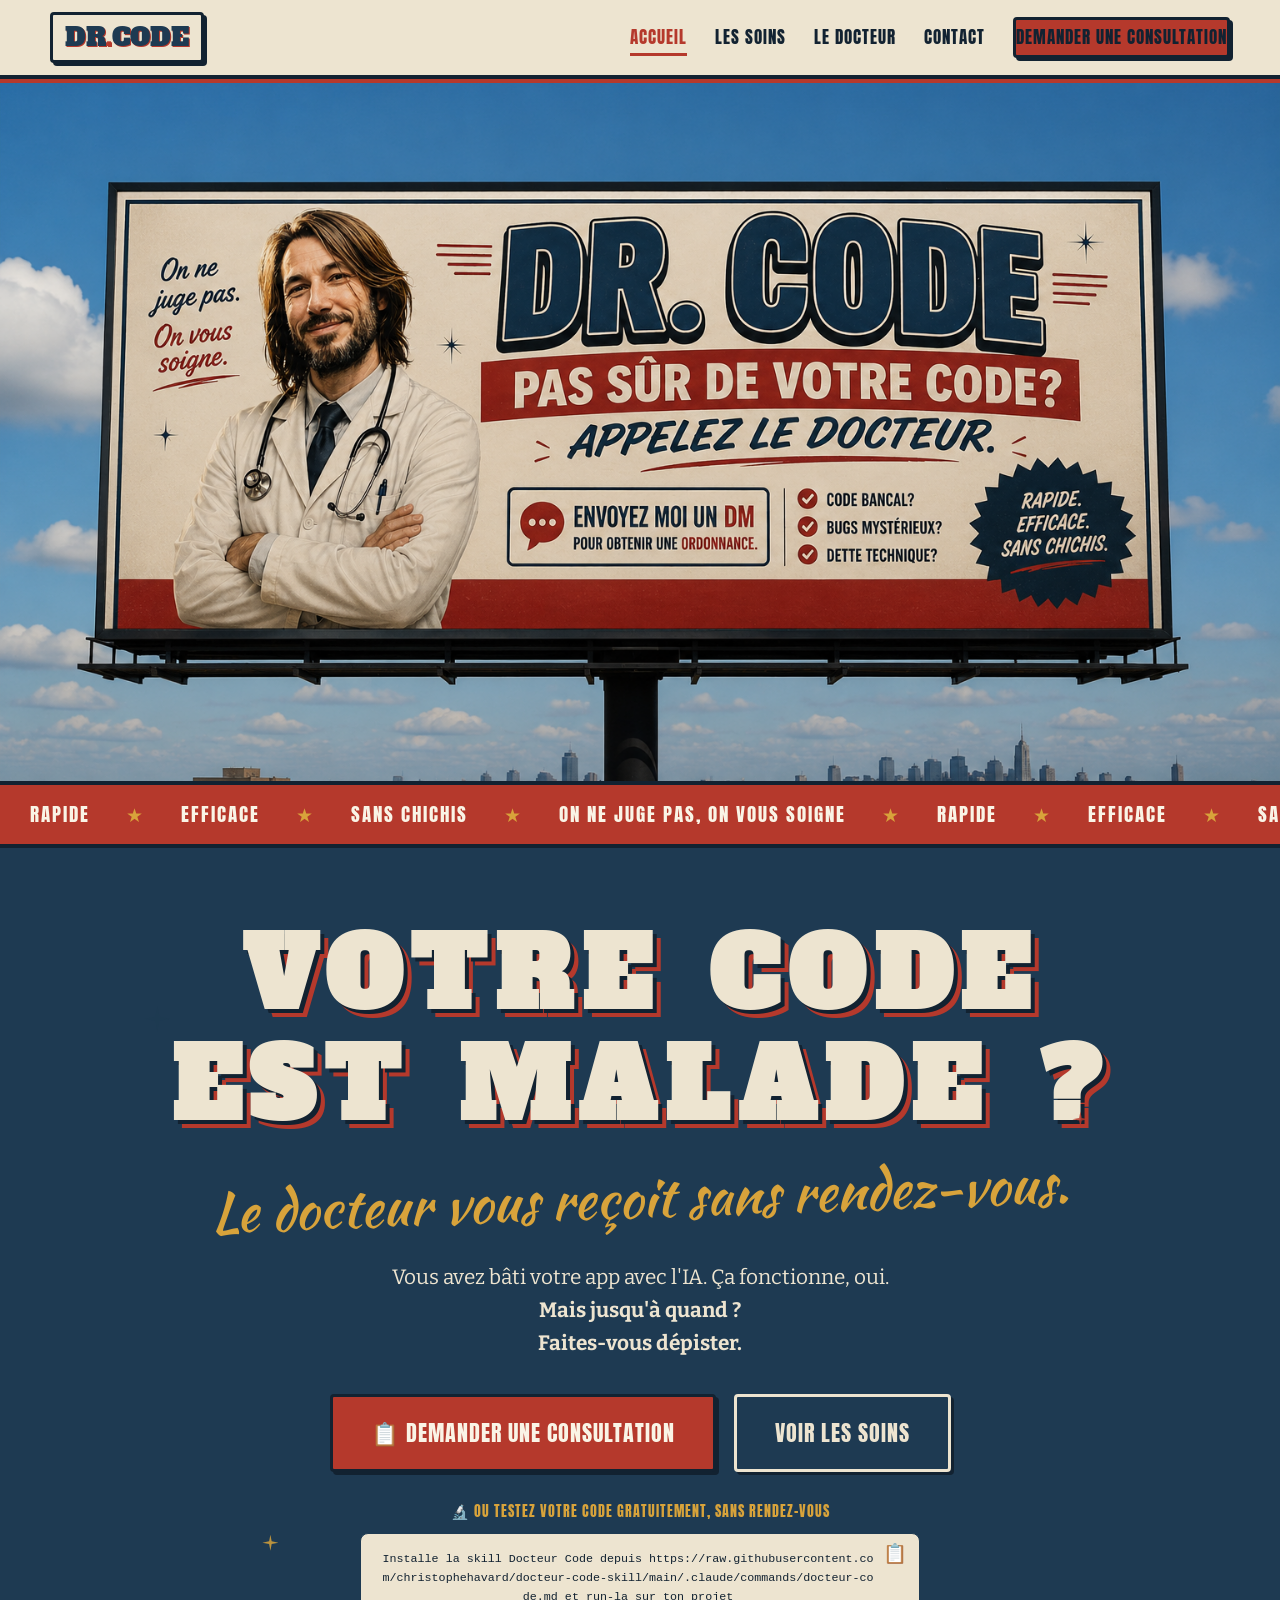
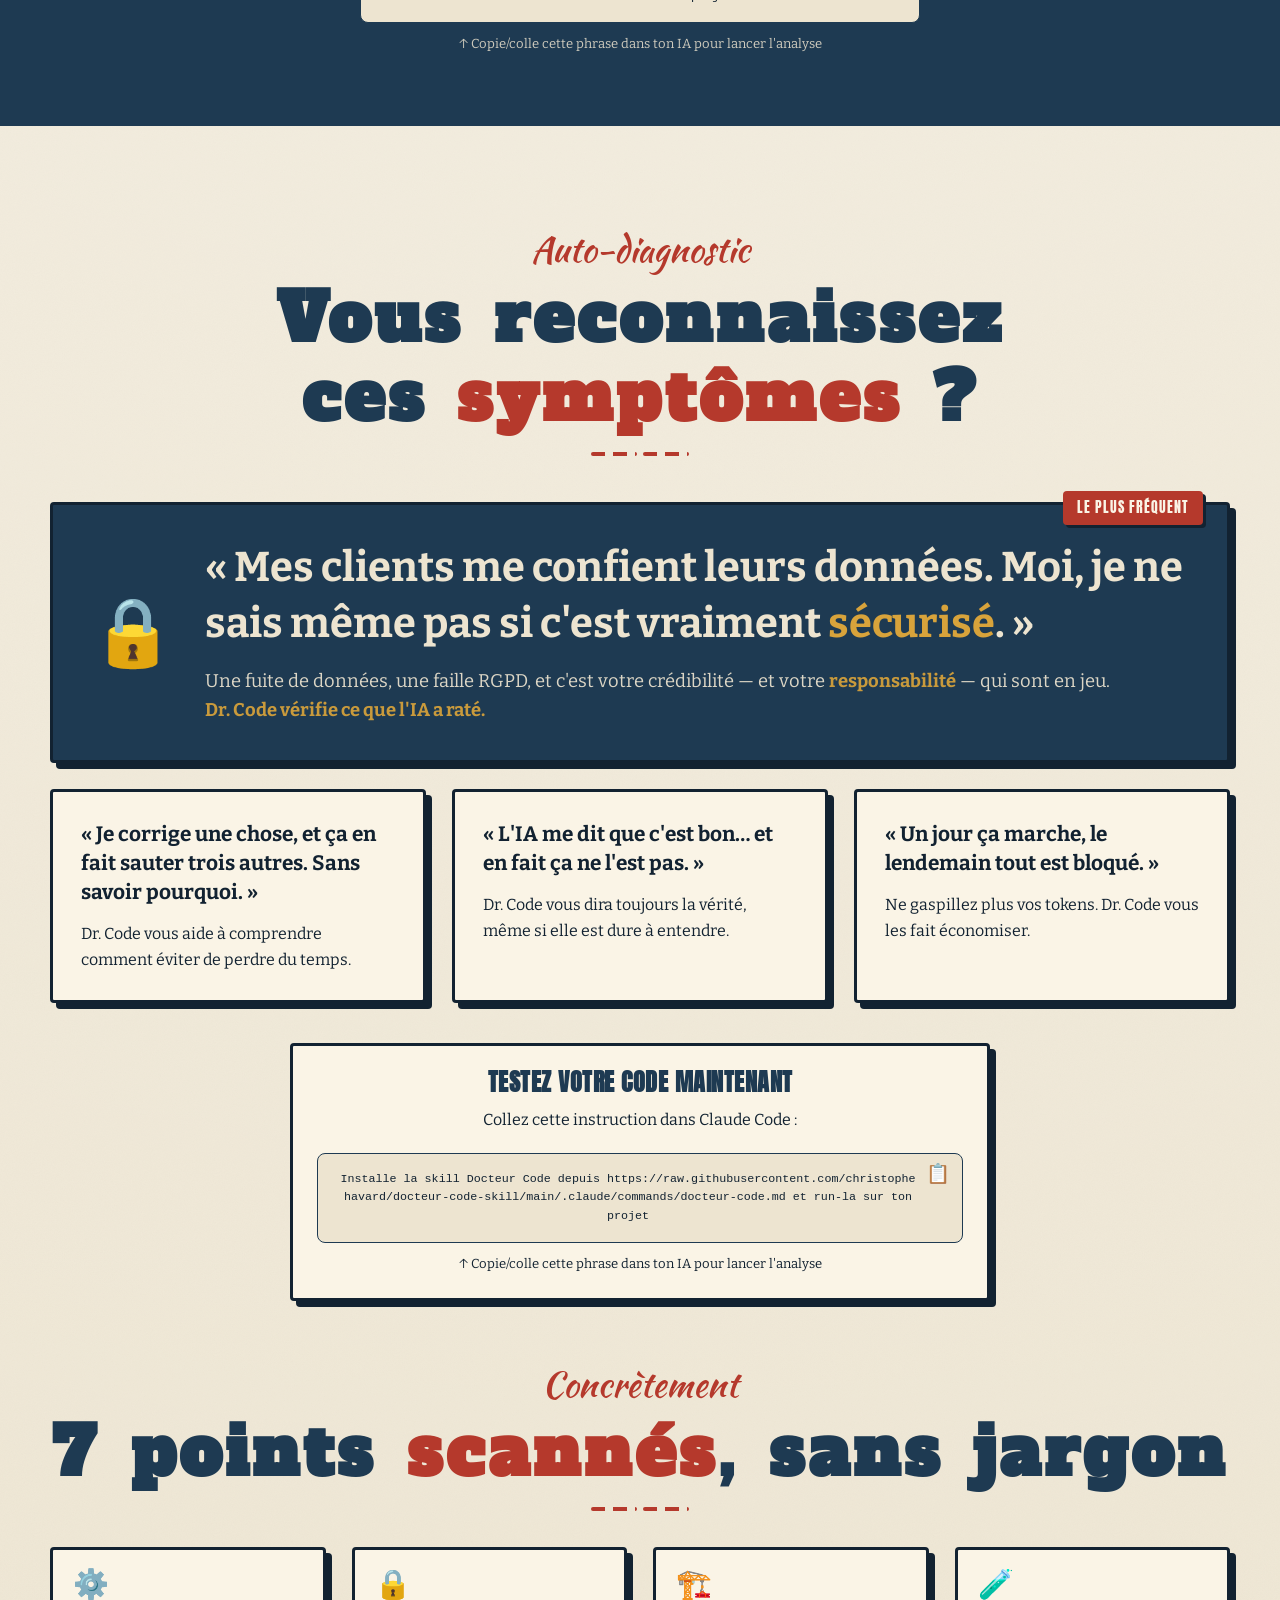
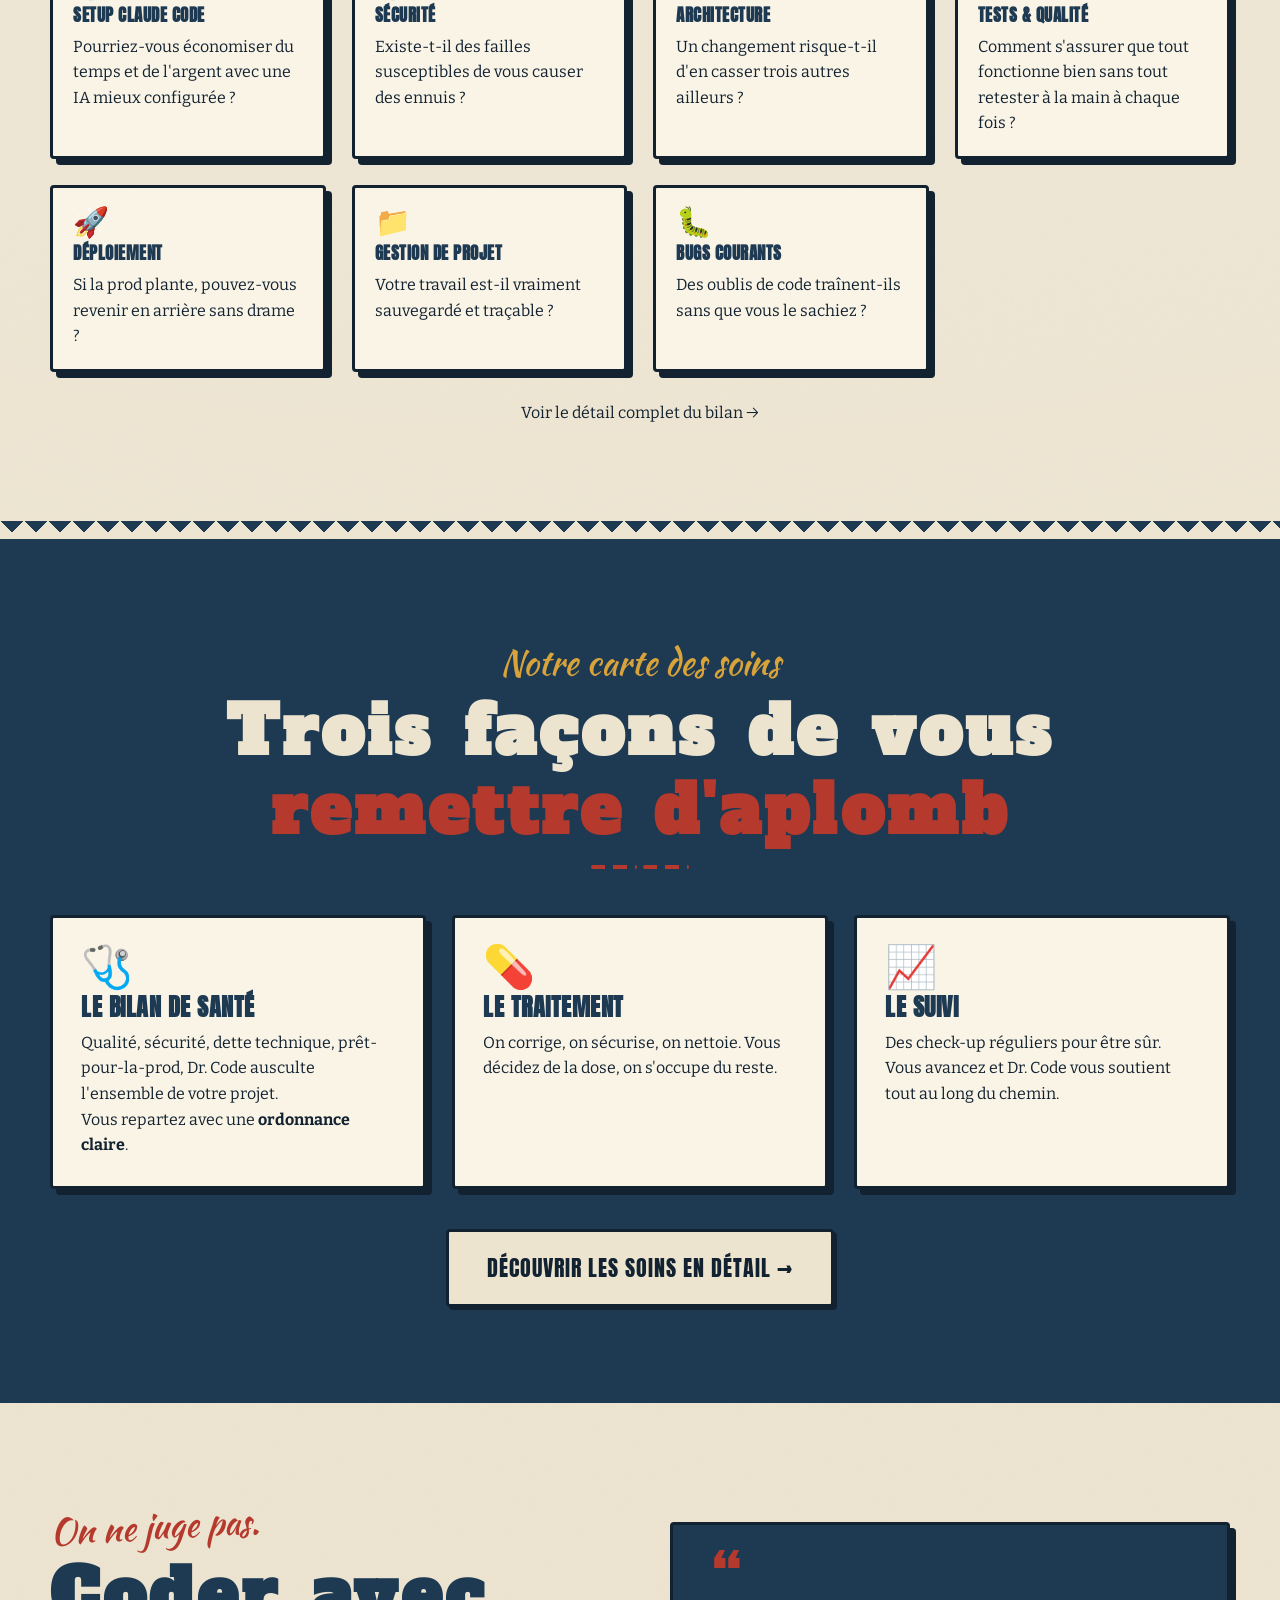
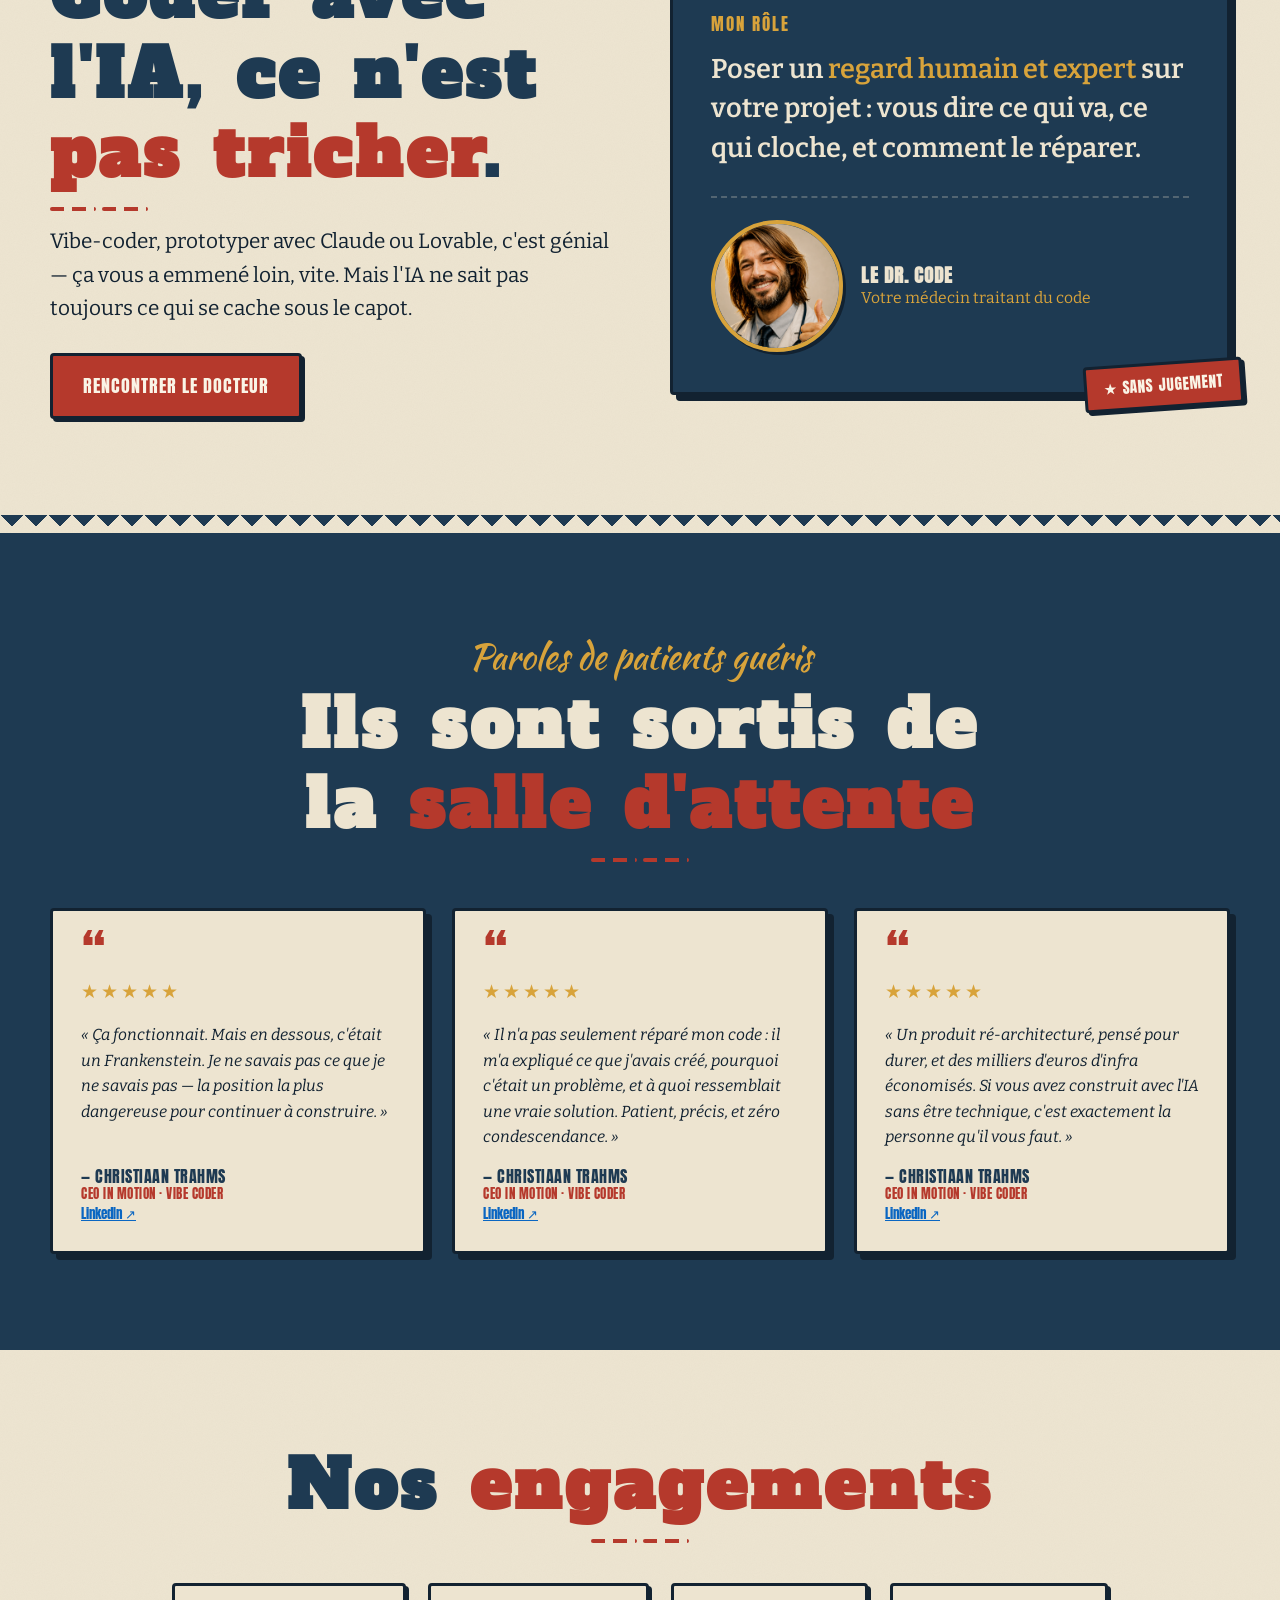
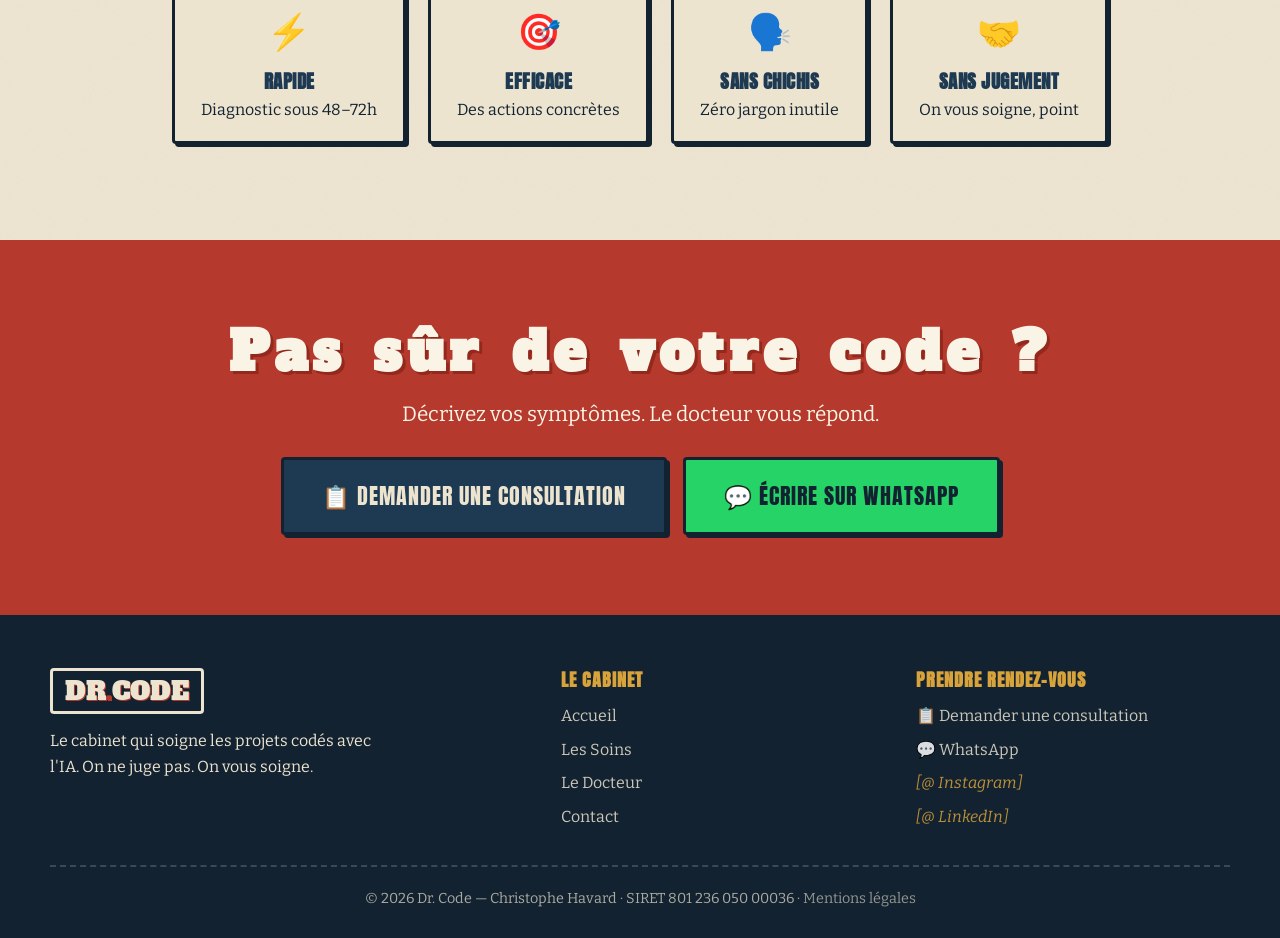
<file: website/index.html>
<!DOCTYPE html>
<html lang="fr">
<head>
  <meta charset="UTF-8">
  <meta name="viewport" content="width=device-width, initial-scale=1.0">
  <title>Dr. Code — Pas sûr de votre code ? Appelez le docteur.</title>
  <meta name="description" content="Vous avez codé votre projet avec l'IA et vous doutez ? Dr. Code diagnostique, soigne et sécurise votre code. Rapide. Efficace. Sans chichis.">
  <link rel="preconnect" href="https://fonts.googleapis.com">
  <link rel="preconnect" href="https://fonts.gstatic.com" crossorigin>
  <link href="https://fonts.googleapis.com/css2?family=Alfa+Slab+One&family=Anton&family=Bitter:ital,wght@0,400;0,600;0,700;1,400&family=Kaushan+Script&display=swap" rel="stylesheet">
  <link rel="stylesheet" href="css/styles.css">
  <link rel="icon" href="data:image/svg+xml,%3Csvg xmlns='http://www.w3.org/2000/svg' viewBox='0 0 100 100'%3E%3Crect width='100' height='100' fill='%231E3A52'/%3E%3Ctext x='50' y='72' font-size='62' text-anchor='middle' fill='%23D8A33B' font-family='Georgia' font-weight='bold'%3E%2B%3C/text%3E%3C/svg%3E">
</head>
<body>

  <!-- ============ NAV ============ -->
  <nav class="nav">
    <div class="wrap nav__inner">
      <a href="index.html" class="brand">
        <span class="brand__mark">DR<span class="brand__plus">.</span>CODE</span>
      </a>
      <ul class="nav__links">
        <li><a href="index.html" class="active">Accueil</a></li>
        <li><a href="soins.html">Les Soins</a></li>
        <li><a href="docteur.html">Le Docteur</a></li>
        <li><a href="contact.html">Contact</a></li>
        <li><a href="contact.html" class="btn nav__cta">Demander une consultation</a></li>
      </ul>
      <button class="nav__burger" aria-label="Menu"><span></span><span></span><span></span></button>
    </div>
  </nav>

  <!-- ============ HERO ============ -->
  <header class="hero">
    <div class="hero-scene">
      <img src="assets/img/billboard-scene.png" alt="Dr. Code — Pas sûr de votre code ? Appelez le docteur." width="1536" height="1024">
    </div>
    <div class="hero-band">
      <div class="marquee">
        <span>RAPIDE <span class="dot">★</span> EFFICACE <span class="dot">★</span> SANS CHICHIS <span class="dot">★</span> ON NE JUGE PAS, ON VOUS SOIGNE <span class="dot">★</span> RAPIDE <span class="dot">★</span> EFFICACE <span class="dot">★</span> SANS CHICHIS <span class="dot">★</span> ON NE JUGE PAS, ON VOUS SOIGNE <span class="dot">★</span></span>
      </div>
    </div>
    <div class="hero-intro wrap">
      <span class="sparkle" style="top:18%;left:8%"></span>
      <span class="sparkle red sm" style="top:30%;right:12%"></span>
      <span class="sparkle gold sm" style="bottom:20%;left:18%"></span>
      <h1>VOTRE CODE EST MALADE&nbsp;?</h1>
      <span class="sub">Le docteur vous reçoit sans rendez-vous.</span>
      <p class="lead" style="margin:24px auto 0;color:var(--cream)">Vous avez bâti votre app avec l'IA. Ça fonctionne, oui.<br><strong>Mais jusqu'à quand ?<br> Faites-vous dépister.</strong></p>
      <div class="hero-cta">
        <a href="contact.html" class="btn btn--lg">📋 Demander une consultation</a>
        <a href="soins.html" class="btn btn--lg btn--navy" style="border-color:var(--cream)">Voir les soins</a>
      </div>
      <p style="margin:28px auto 10px;color:var(--gold);font-family:var(--font-condensed);letter-spacing:1px;text-transform:uppercase;font-size:0.9em">🔬 Ou testez votre code gratuitement, sans rendez-vous</p>
      <div class="autotest-box" style="max-width:560px;margin:0 auto">
        <code class="autotest-code" data-copy="Installe la skill Docteur Code depuis https://raw.githubusercontent.com/christophehavard/docteur-code-skill/main/.claude/commands/docteur-code.md et run-la sur ton projet">Installe la skill Docteur Code depuis https://raw.githubusercontent.com/christophehavard/docteur-code-skill/main/.claude/commands/docteur-code.md et run-la sur ton projet</code>
        <button type="button" class="autotest-copy-btn" aria-label="Copier">
          📋
          <span class="autotest-tooltip">Copier</span>
        </button>
      </div>
      <p class="autotest-hint autotest-hint--light">↑ Copie/colle cette phrase dans ton IA pour lancer l'analyse</p>
    </div>
  </header>

  <!-- ============ SYMPTÔMES ============ -->
  <section>
    <div class="wrap" style="text-align:center">
      <span class="eyebrow reveal">Auto-diagnostic</span>
      <h2 class="section-title reveal">Vous reconnaissez ces <span class="hl">symptômes</span>&nbsp;?</h2>
      <div class="flourish center reveal"></div>
      <div class="symptom-feature reveal" style="margin-top:46px;text-align:left">
        <span class="stamp">Le plus fréquent</span>
        <div class="ic">🔒</div>
        <div>
          <div class="symptom-feature__quote">« Mes clients me confient leurs données. Moi, je ne sais même pas si c'est vraiment <span class="hl">sécurisé</span>. »</div>
          <p>Une fuite de données, une faille RGPD, et c'est votre crédibilité — et votre <strong>responsabilité</strong> — qui sont en jeu.<br><strong>Dr. Code vérifie ce que l'IA a raté.</strong></p>
        </div>
      </div>

      <div class="grid grid-3" style="margin-top:26px;text-align:left">
        <div class="card reveal">
          <p class="symptom-quote">« Je corrige une chose, et ça en fait sauter trois autres. Sans savoir pourquoi. »</p>
          <p class="symptom-conseq">Dr. Code vous aide à comprendre comment éviter de perdre du temps.</p>
        </div>
        <div class="card reveal">
          <p class="symptom-quote">« L'IA me dit que c'est bon… et en fait ça ne l'est pas. »</p>
          <p class="symptom-conseq">Dr. Code vous dira toujours la vérité, même si elle est dure à entendre.</p>
        </div>
        <div class="card reveal">
          <p class="symptom-quote">« Un jour ça marche, le lendemain tout est bloqué. »</p>
          <p class="symptom-conseq">Ne gaspillez plus vos tokens. Dr. Code vous les fait économiser.</p>
        </div>
      </div>

      <!-- ============ AUTO-TEST CTA ============ -->
      <div class="wrap" style="text-align:center;margin-top:40px">
        <div class="card reveal" style="max-width:700px;margin:0 auto;padding:24px">
          <h3 style="margin:0 0 12px">Testez votre code maintenant</h3>
          <p style="margin:0 0 20px;color:var(--text-muted)">
            Collez cette instruction dans Claude Code :
          </p>
          <div class="autotest-box">
            <code class="autotest-code" data-copy="Installe la skill Docteur Code depuis https://raw.githubusercontent.com/christophehavard/docteur-code-skill/main/.claude/commands/docteur-code.md et run-la sur ton projet">Installe la skill Docteur Code depuis https://raw.githubusercontent.com/christophehavard/docteur-code-skill/main/.claude/commands/docteur-code.md et run-la sur ton projet</code>
            <button type="button" class="autotest-copy-btn" aria-label="Copier">
              📋
              <span class="autotest-tooltip">Copier</span>
            </button>
          </div>
          <p class="autotest-hint">↑ Copie/colle cette phrase dans ton IA pour lancer l'analyse</p>
        </div>
      </div>

      <!-- ============ CE QU'ON DIAGNOSTIQUE ============ -->
      <div style="margin-top:56px">
        <span class="eyebrow reveal">Concrètement</span>
        <h2 class="section-title reveal">7 points <span class="hl">scannés</span>, sans jargon</h2>
        <div class="flourish center reveal"></div>
        <div class="grid grid-4 reveal" style="margin-top:36px;text-align:left">
          <div class="card" style="padding:20px">
            <div class="card__num" style="font-size:1.8rem">⚙️</div>
            <h3 style="font-size:1.05rem">Setup Claude Code</h3>
            <p>Pourriez-vous économiser du temps et de l'argent avec une IA mieux configurée ?</p>
          </div>
          <div class="card" style="padding:20px">
            <div class="card__num" style="font-size:1.8rem">🔒</div>
            <h3 style="font-size:1.05rem">Sécurité</h3>
            <p>Existe-t-il des failles susceptibles de vous causer des ennuis ?</p>
          </div>
          <div class="card" style="padding:20px">
            <div class="card__num" style="font-size:1.8rem">🏗️</div>
            <h3 style="font-size:1.05rem">Architecture</h3>
            <p>Un changement risque-t-il d'en casser trois autres ailleurs ?</p>
          </div>
          <div class="card" style="padding:20px">
            <div class="card__num" style="font-size:1.8rem">🧪</div>
            <h3 style="font-size:1.05rem">Tests & qualité</h3>
            <p>Comment s'assurer que tout fonctionne bien sans tout retester à la main à chaque fois ?</p>
          </div>
          <div class="card" style="padding:20px">
            <div class="card__num" style="font-size:1.8rem">🚀</div>
            <h3 style="font-size:1.05rem">Déploiement</h3>
            <p>Si la prod plante, pouvez-vous revenir en arrière sans drame ?</p>
          </div>
          <div class="card" style="padding:20px">
            <div class="card__num" style="font-size:1.8rem">📁</div>
            <h3 style="font-size:1.05rem">Gestion de projet</h3>
            <p>Votre travail est-il vraiment sauvegardé et traçable ?</p>
          </div>
          <div class="card" style="padding:20px">
            <div class="card__num" style="font-size:1.8rem">🐛</div>
            <h3 style="font-size:1.05rem">Bugs courants</h3>
            <p>Des oublis de code traînent-ils sans que vous le sachiez ?</p>
          </div>
        </div>
        <p class="reveal" style="margin-top:28px"><a href="soins.html#bilan">Voir le détail complet du bilan →</a></p>
      </div>
    </div>
  </section>

  <div class="zigzag"></div>

  <!-- ============ APERÇU DES SOINS ============ -->
  <section class="section--navy">
    <div class="wrap">
      <div style="text-align:center">
        <span class="eyebrow reveal" style="color:var(--gold)">Notre carte des soins</span>
        <h2 class="section-title reveal">Trois façons de vous <span class="hl">remettre d'aplomb</span></h2>
        <div class="flourish center reveal"></div>
      </div>
      <div class="grid grid-3" style="margin-top:46px">
        <div class="card reveal">
          <div class="card__num">🩺</div>
          <h3>Le bilan de santé</h3>
          <p>Qualité, sécurité, dette technique, prêt-pour-la-prod, Dr. Code ausculte l'ensemble de votre projet.<br> Vous repartez avec une <strong>ordonnance claire</strong>.</p>
        </div>
        <div class="card reveal">
          <div class="card__num">💊</div>
          <h3>Le traitement</h3>
          <p>On corrige, on sécurise, on nettoie. Vous décidez de la dose, on s'occupe du reste.</p>
        </div>
        <div class="card reveal">
          <div class="card__num">📈</div>
          <h3>Le suivi</h3>
          <p>Des check-up réguliers pour être sûr. Vous avancez et Dr. Code vous soutient tout au long du chemin.</p>
        </div>
      </div>
      <div style="text-align:center;margin-top:40px">
        <a href="soins.html" class="btn btn--lg btn--ghost reveal">Découvrir les soins en détail →</a>
      </div>
    </div>
  </section>

  <!-- ============ POURQUOI ============ -->
  <section>
    <div class="wrap grid grid-2" style="align-items:center;gap:60px">
      <div class="reveal">
        <span class="eyebrow">On ne juge pas.</span>
        <h2 class="section-title">Coder avec l'IA, ce n'est <span class="hl">pas tricher</span>.</h2>
        <div class="flourish"></div>
        <p class="lead" style="margin-bottom:18px">Vibe-coder, prototyper avec Claude ou Lovable, c'est génial — ça vous a emmené loin, vite. Mais l'IA ne sait pas toujours ce qui se cache sous le capot.</p>
        <div style="margin-top:28px">
          <a href="docteur.html" class="btn">Rencontrer le docteur</a>
        </div>
      </div>
      <div class="reveal">
        <div class="role-card">
          <span class="label">Mon rôle</span>
          <p>Poser un <span class="gold">regard humain et expert</span> sur votre projet : vous dire ce qui va, ce qui cloche, et comment le réparer.</p>
          <div class="role-card__sign">
            <img class="role-card__avatar" src="assets/img/docteur-avatar.png" alt="Le Dr. Code">
            <div class="who">
              <strong>Le Dr. Code</strong>
              <span>Votre médecin traitant du code</span>
            </div>
          </div>
          <span class="stamp">★ Sans jugement</span>
        </div>
      </div>
    </div>
  </section>

  <div class="zigzag"></div>

  <!-- ============ TÉMOIGNAGES ============ -->
  <section class="section--navy">
    <div class="wrap">
      <div style="text-align:center">
        <span class="eyebrow reveal" style="color:var(--gold)">Paroles de patients guéris</span>
        <h2 class="section-title reveal">Ils sont sortis de la <span class="hl">salle d'attente</span></h2>
        <div class="flourish center reveal"></div>
      </div>
      <div class="grid grid-3" style="margin-top:46px">
        <div class="quote-card reveal">
          <div class="stars">★★★★★</div>
          <p>« Ça fonctionnait. Mais en dessous, c'était un Frankenstein. Je ne savais pas ce que je ne savais pas — la position la plus dangereuse pour continuer à construire. »</p>
          <div class="who">— Christiaan Trahms<span>CEO in motion · Vibe Coder</span><a class="li" href="https://www.linkedin.com/in/christiaantrahms/" target="_blank" rel="noopener">LinkedIn ↗</a></div>
        </div>
        <div class="quote-card reveal">
          <div class="stars">★★★★★</div>
          <p>« Il n'a pas seulement réparé mon code : il m'a expliqué ce que j'avais créé, pourquoi c'était un problème, et à quoi ressemblait une vraie solution. Patient, précis, et zéro condescendance. »</p>
          <div class="who">— Christiaan Trahms<span>CEO in motion · Vibe Coder</span><a class="li" href="https://www.linkedin.com/in/christiaantrahms/" target="_blank" rel="noopener">LinkedIn ↗</a></div>
        </div>
        <div class="quote-card reveal">
          <div class="stars">★★★★★</div>
          <p>« Un produit ré-architecturé, pensé pour durer, et des milliers d'euros d'infra économisés. Si vous avez construit avec l'IA sans être technique, c'est exactement la personne qu'il vous faut. »</p>
          <div class="who">— Christiaan Trahms<span>CEO in motion · Vibe Coder</span><a class="li" href="https://www.linkedin.com/in/christiaantrahms/" target="_blank" rel="noopener">LinkedIn ↗</a></div>
        </div>
      </div>
    </div>
  </section>

  <!-- ============ GARANTIES ============ -->
  <section>
    <div class="wrap" style="text-align:center">
      <h2 class="section-title reveal">Nos <span class="hl">engagements</span></h2>
      <div class="flourish center reveal"></div>
      <div class="guarantees reveal" style="margin-top:40px">
        <div class="guarantee"><div class="ic">⚡</div><strong>Rapide</strong><p>Diagnostic sous 48–72h</p></div>
        <div class="guarantee"><div class="ic">🎯</div><strong>Efficace</strong><p>Des actions concrètes</p></div>
        <div class="guarantee"><div class="ic">🗣️</div><strong>Sans chichis</strong><p>Zéro jargon inutile</p></div>
        <div class="guarantee"><div class="ic">🤝</div><strong>Sans jugement</strong><p>On vous soigne, point</p></div>
      </div>
    </div>
  </section>

  <!-- ============ CTA STRIP ============ -->
  <section class="cta-strip">
    <div class="wrap">
      <h2 class="reveal">Pas sûr de votre code&nbsp;?</h2>
      <p class="lead reveal" style="margin:14px auto 0">Décrivez vos symptômes. Le docteur vous répond.</p>
      <div class="btns reveal">
        <a href="contact.html" class="btn btn--lg btn--navy">📋 Demander une consultation</a>
        <a href="contact.html" class="btn btn--lg btn--wa">💬 Écrire sur WhatsApp</a>
      </div>
    </div>
  </section>

  <!-- ============ FOOTER ============ -->
  <footer class="footer">
    <div class="wrap">
      <div class="footer__grid">
        <div>
          <span class="brand__mark">DR<span class="brand__plus">.</span>CODE</span>
          <p style="margin-top:16px;max-width:34ch">Le cabinet qui soigne les projets codés avec l'IA. On ne juge pas. On vous soigne.</p>
        </div>
        <div>
          <h4>Le cabinet</h4>
          <div class="footer__links">
            <a href="index.html">Accueil</a>
            <a href="soins.html">Les Soins</a>
            <a href="docteur.html">Le Docteur</a>
            <a href="contact.html">Contact</a>
          </div>
        </div>
        <div>
          <h4>Prendre rendez-vous</h4>
          <div class="footer__links">
            <a href="contact.html">📋 Demander une consultation</a>
            <a href="https://wa.me/33658323806" target="_blank" rel="noopener" data-wa-footer>💬 WhatsApp</a>
            <a href="#" class="placeholder">[@ Instagram]</a>
            <a href="#" class="placeholder">[@ LinkedIn]</a>
          </div>
        </div>
      </div>
      <div class="footer__bottom">
        © <span data-year>2026</span> Dr. Code — Christophe Havard · SIRET 801 236 050 00036 · <a href="mentions-legales.html">Mentions légales</a>
      </div>
    </div>
  </footer>

  <script src="js/main.js"></script>
</body>
</html>
</file>
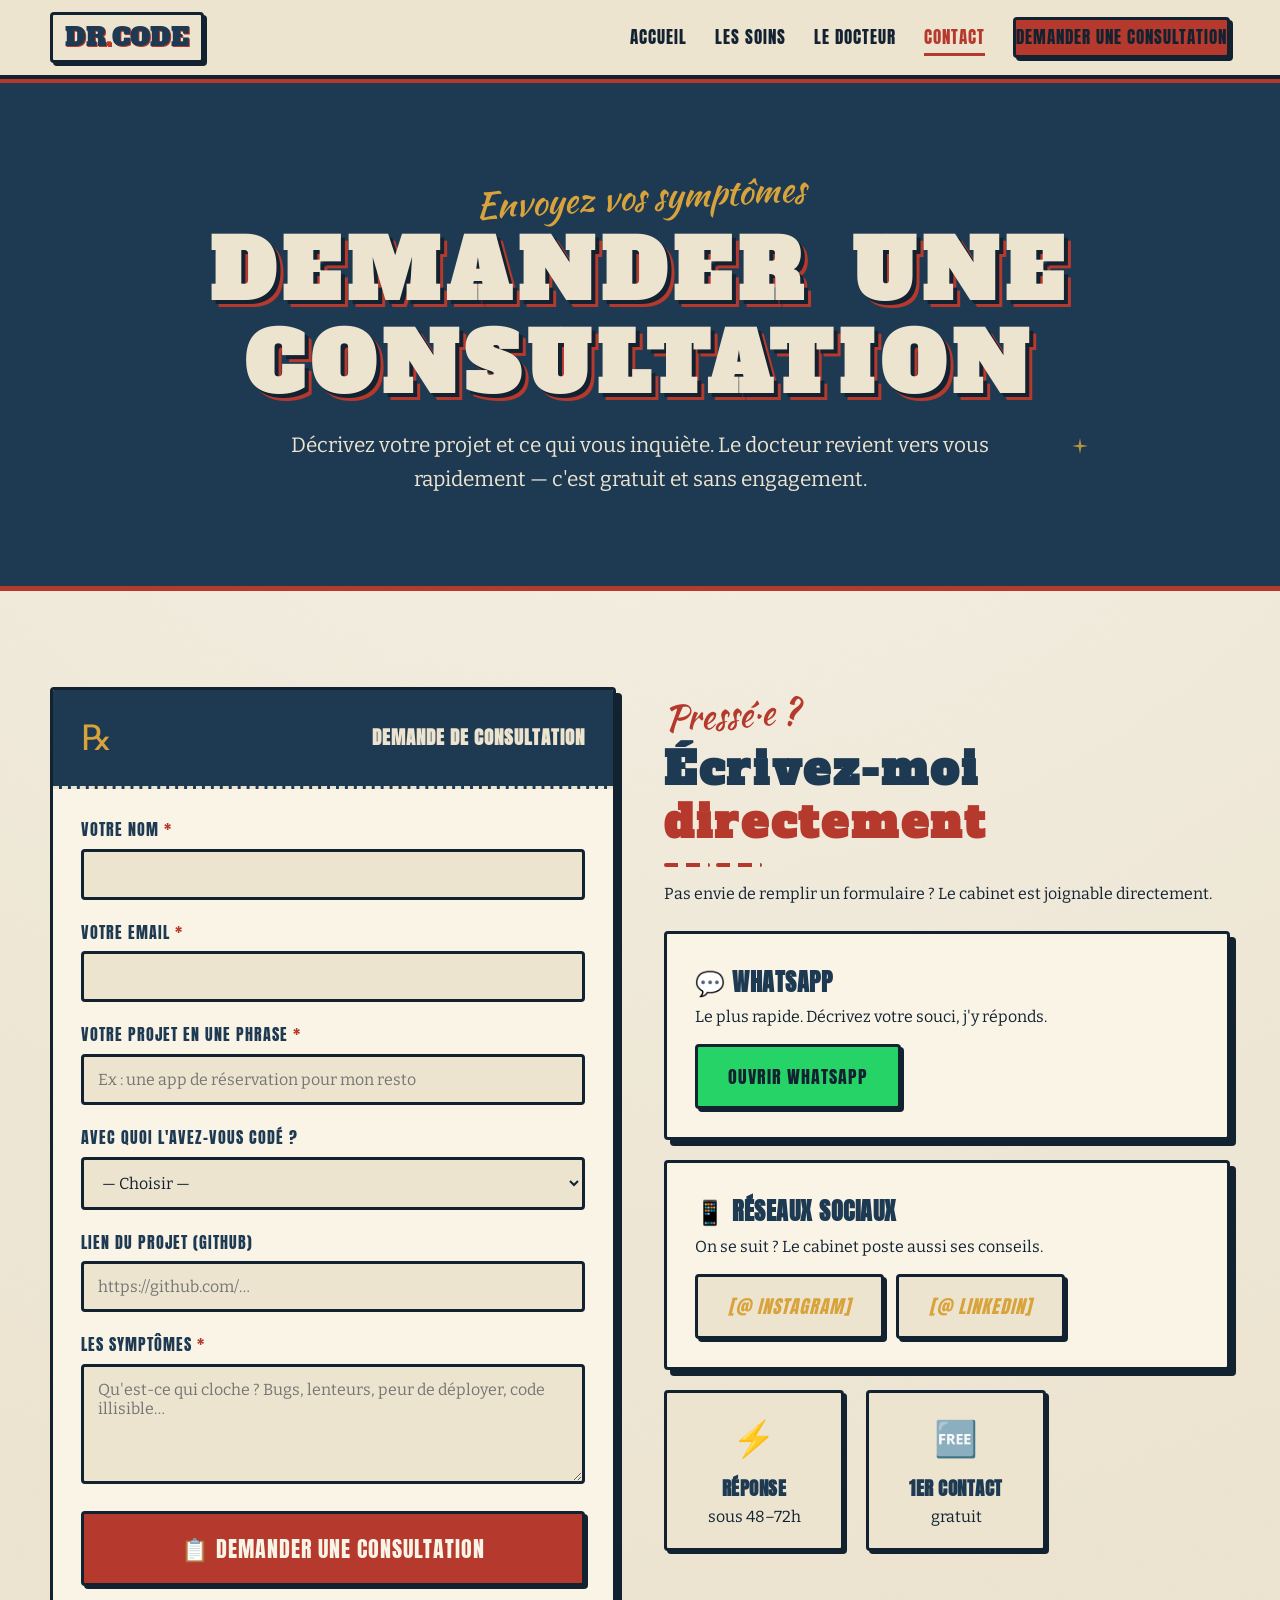
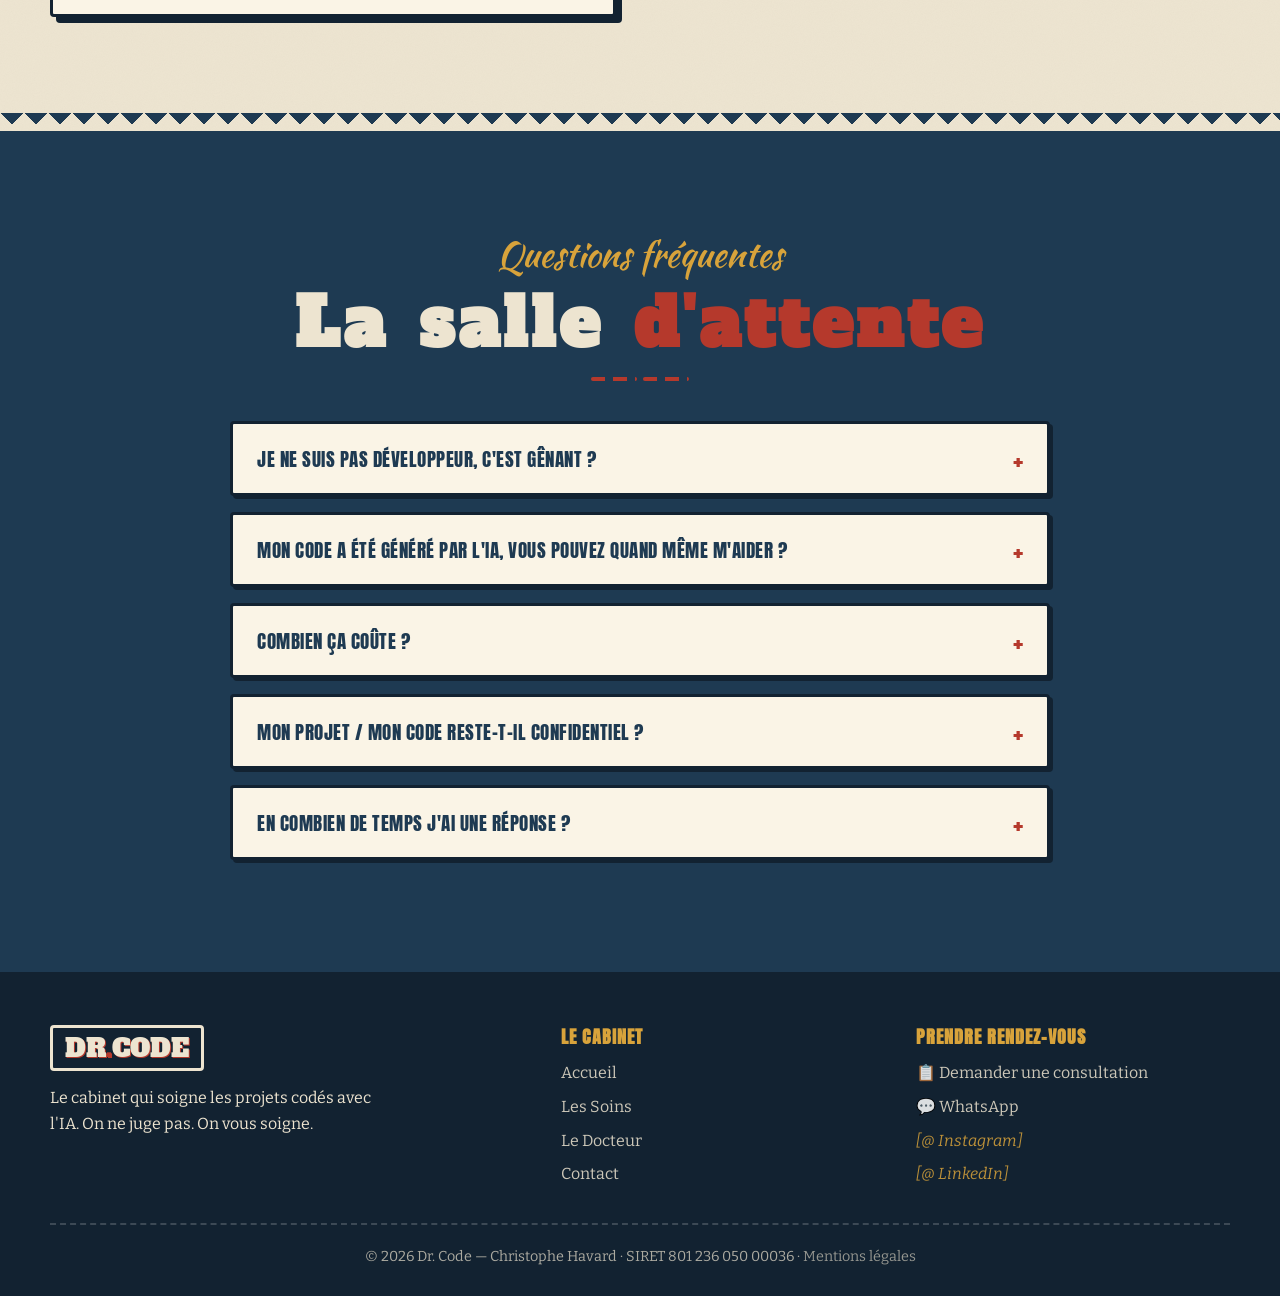
<file: website/contact.html>
<!DOCTYPE html>
<html lang="fr">
<head>
  <meta charset="UTF-8">
  <meta name="viewport" content="width=device-width, initial-scale=1.0">
  <title>Contact — Demander une consultation · Dr. Code</title>
  <meta name="description" content="Décrivez les symptômes de votre projet et recevez votre ordonnance. Formulaire ou WhatsApp — le docteur vous répond.">
  <link rel="preconnect" href="https://fonts.googleapis.com">
  <link rel="preconnect" href="https://fonts.gstatic.com" crossorigin>
  <link href="https://fonts.googleapis.com/css2?family=Alfa+Slab+One&family=Anton&family=Bitter:ital,wght@0,400;0,600;0,700;1,400&family=Kaushan+Script&display=swap" rel="stylesheet">
  <link rel="stylesheet" href="css/styles.css">
  <link rel="icon" href="data:image/svg+xml,%3Csvg xmlns='http://www.w3.org/2000/svg' viewBox='0 0 100 100'%3E%3Crect width='100' height='100' fill='%231E3A52'/%3E%3Ctext x='50' y='72' font-size='62' text-anchor='middle' fill='%23D8A33B' font-family='Georgia' font-weight='bold'%3E%2B%3C/text%3E%3C/svg%3E">
</head>
<body>

  <!-- ============ NAV ============ -->
  <nav class="nav">
    <div class="wrap nav__inner">
      <a href="index.html" class="brand"><span class="brand__mark">DR<span class="brand__plus">.</span>CODE</span></a>
      <ul class="nav__links">
        <li><a href="index.html">Accueil</a></li>
        <li><a href="soins.html">Les Soins</a></li>
        <li><a href="docteur.html">Le Docteur</a></li>
        <li><a href="contact.html" class="active">Contact</a></li>
        <li><a href="contact.html" class="btn nav__cta">Demander une consultation</a></li>
      </ul>
      <button class="nav__burger" aria-label="Menu"><span></span><span></span><span></span></button>
    </div>
  </nav>

  <!-- ============ PAGE HEAD ============ -->
  <header class="page-head">
    <span class="sparkle" style="top:24%;left:13%"></span>
    <span class="sparkle gold sm" style="bottom:26%;right:15%"></span>
    <div class="wrap">
      <span class="eyebrow">Envoyez vos symptômes</span>
      <h1>DEMANDER UNE CONSULTATION</h1>
      <p class="lead" style="margin:18px auto 0;color:var(--cream)">Décrivez votre projet et ce qui vous inquiète. Le docteur revient vers vous rapidement — c'est gratuit et sans engagement.</p>
    </div>
  </header>

  <!-- ============ FORM + INFOS ============ -->
  <section>
    <div class="wrap grid grid-2" style="gap:48px;align-items:start">

      <!-- Formulaire -->
      <div class="reveal">
        <div class="prescription">
          <div class="prescription__head">
            <span class="rx">℞</span>
            <h3>Demande de consultation</h3>
          </div>
          <div class="prescription__body">
            <form id="ordonnance-form" novalidate>
              <div class="field">
                <label for="nom">Votre nom <span class="req">*</span></label>
                <input type="text" id="nom" name="nom" required autocomplete="name">
                <span class="err">Dites-moi au moins comment vous appeler.</span>
              </div>
              <div class="field">
                <label for="email">Votre email <span class="req">*</span></label>
                <input type="email" id="email" name="email" required autocomplete="email">
                <span class="err">Un email valide pour vous répondre, svp.</span>
              </div>
              <div class="field">
                <label for="projet">Votre projet en une phrase <span class="req">*</span></label>
                <input type="text" id="projet" name="projet" required placeholder="Ex : une app de réservation pour mon resto">
                <span class="err">Décrivez votre projet en quelques mots.</span>
              </div>
              <div class="field">
                <label for="outil">Avec quoi l'avez-vous codé ?</label>
                <select id="outil" name="outil">
                  <option value="">— Choisir —</option>
                  <option>Claude / Claude Code</option>
                  <option>Cursor</option>
                  <option>Lovable</option>
                  <option>v0</option>
                  <option>Bolt</option>
                  <option>Replit</option>
                  <option>Un peu de tout</option>
                  <option>Autre</option>
                </select>
              </div>
              <div class="field">
                <label for="github">Lien du projet (GitHub)</label>
                <input type="url" id="github" name="github" autocomplete="off" placeholder="https://github.com/…">
              </div>
              <div class="field">
                <label for="symptomes">Les symptômes <span class="req">*</span></label>
                <textarea id="symptomes" name="symptomes" required placeholder="Qu'est-ce qui cloche ? Bugs, lenteurs, peur de déployer, code illisible…"></textarea>
                <span class="err">Décrivez ce qui ne va pas, même vaguement.</span>
              </div>
              <button type="submit" class="btn btn--lg" style="width:100%;justify-content:center">📋 Demander une consultation</button>
              <p class="form-error" hidden style="color:var(--red);margin-top:12px">Oups, l'envoi a échoué. Réessayez ou écrivez directement à christophe@alpes-ia.fr.</p>
            </form>

            <!-- Message de succès -->
            <div class="form-success">
              <div class="rx-big">℞</div>
              <h3 style="font-family:var(--font-condensed);text-transform:uppercase;color:var(--navy);margin-bottom:10px">Demande transmise&nbsp;!</h3>
              <p style="margin-bottom:20px">Merci, votre demande de consultation est bien arrivée. Le docteur vous répond sous 48 à 72h.</p>
            </div>
          </div>
        </div>
      </div>

      <!-- Infos contact -->
      <div class="reveal">
        <span class="eyebrow">Pressé·e&nbsp;?</span>
        <h2 class="section-title" style="font-size:clamp(1.8rem,4vw,2.8rem)">Écrivez-moi <span class="hl">directement</span></h2>
        <div class="flourish"></div>
        <p style="margin-bottom:24px">Pas envie de remplir un formulaire ? Le cabinet est joignable directement.</p>

        <div class="card" style="margin-bottom:20px">
          <h3>💬 WhatsApp</h3>
          <p style="margin-bottom:14px">Le plus rapide. Décrivez votre souci, j'y réponds.</p>
          <!-- PLACEHOLDER : remplace le numéro dans js/main.js (WHATSAPP_NUMBER) -->
          <a href="https://wa.me/33658323806" class="btn btn--wa" target="_blank" rel="noopener">Ouvrir WhatsApp</a>
        </div>

        <div class="card" style="margin-bottom:20px">
          <h3>📱 Réseaux sociaux</h3>
          <p style="margin-bottom:14px">On se suit ? Le cabinet poste aussi ses conseils.</p>
          <div style="display:flex;gap:12px;flex-wrap:wrap">
            <a href="#" class="btn btn--ghost placeholder">[@ Instagram]</a>
            <a href="#" class="btn btn--ghost placeholder">[@ LinkedIn]</a>
          </div>
        </div>

        <div class="guarantees" style="justify-content:flex-start">
          <div class="guarantee"><div class="ic">⚡</div><strong>Réponse</strong><p>sous 48–72h</p></div>
          <div class="guarantee"><div class="ic">🆓</div><strong>1er contact</strong><p>gratuit</p></div>
        </div>
      </div>
    </div>
  </section>

  <div class="zigzag"></div>

  <!-- ============ FAQ ============ -->
  <section class="section--navy">
    <div class="wrap" style="max-width:820px">
      <div style="text-align:center">
        <span class="eyebrow reveal" style="color:var(--gold)">Questions fréquentes</span>
        <h2 class="section-title reveal">La salle <span class="hl">d'attente</span></h2>
        <div class="flourish center reveal"></div>
      </div>
      <div style="margin-top:40px">
        <div class="faq-item reveal">
          <button class="faq-q">Je ne suis pas développeur, c'est gênant ? <span class="toggle">+</span></button>
          <div class="faq-a"><div>Au contraire, c'est exactement pour vous. On ne juge pas. Le but est justement de vous expliquer simplement ce qui se passe dans votre projet.</div></div>
        </div>
        <div class="faq-item reveal">
          <button class="faq-q">Mon code a été généré par l'IA, vous pouvez quand même m'aider ? <span class="toggle">+</span></button>
          <div class="faq-a"><div>Oui, c'est même la spécialité du cabinet. Cursor, Lovable, v0, Claude, Bolt… quel que soit l'outil, on diagnostique et on soigne.</div></div>
        </div>
        <div class="faq-item reveal">
          <button class="faq-q">Combien ça coûte ? <span class="toggle">+</span></button>
          <div class="faq-a"><div>Le bilan de santé est à prix fixe. Ensuite, le traitement est facturé à l'heure, avec des paquets dégressifs (ex : 6h pour le prix de 5h). Tous les détails sur la page <a href="soins.html" style="color:var(--gold);text-decoration:underline">Les Soins</a>.</div></div>
        </div>
        <div class="faq-item reveal">
          <button class="faq-q">Mon projet / mon code reste-t-il confidentiel ? <span class="toggle">+</span></button>
          <div class="faq-a"><div>Absolument. Votre projet reste strictement confidentiel. <span class="placeholder">[Précise ici tes engagements : NDA possible, etc.]</span></div></div>
        </div>
        <div class="faq-item reveal">
          <button class="faq-q">En combien de temps j'ai une réponse ? <span class="toggle">+</span></button>
          <div class="faq-a"><div>Généralement sous 48 à 72h pour le premier retour. Pour les urgences, écrivez « URGENT » sur WhatsApp.</div></div>
        </div>
      </div>
    </div>
  </section>

  <!-- ============ FOOTER ============ -->
  <footer class="footer">
    <div class="wrap">
      <div class="footer__grid">
        <div>
          <span class="brand__mark">DR<span class="brand__plus">.</span>CODE</span>
          <p style="margin-top:16px;max-width:34ch">Le cabinet qui soigne les projets codés avec l'IA. On ne juge pas. On vous soigne.</p>
        </div>
        <div>
          <h4>Le cabinet</h4>
          <div class="footer__links"><a href="index.html">Accueil</a><a href="soins.html">Les Soins</a><a href="docteur.html">Le Docteur</a><a href="contact.html">Contact</a></div>
        </div>
        <div>
          <h4>Prendre rendez-vous</h4>
          <div class="footer__links">
            <a href="contact.html">📋 Demander une consultation</a>
            <a href="https://wa.me/33658323806" target="_blank" rel="noopener">💬 WhatsApp</a>
            <a href="#" class="placeholder">[@ Instagram]</a>
            <a href="#" class="placeholder">[@ LinkedIn]</a>
          </div>
        </div>
      </div>
      <div class="footer__bottom">© <span data-year>2026</span> Dr. Code — Christophe Havard · SIRET 801 236 050 00036 · <a href="mentions-legales.html">Mentions légales</a></div>
    </div>
  </footer>

  <script src="js/main.js"></script>
</body>
</html>
</file>
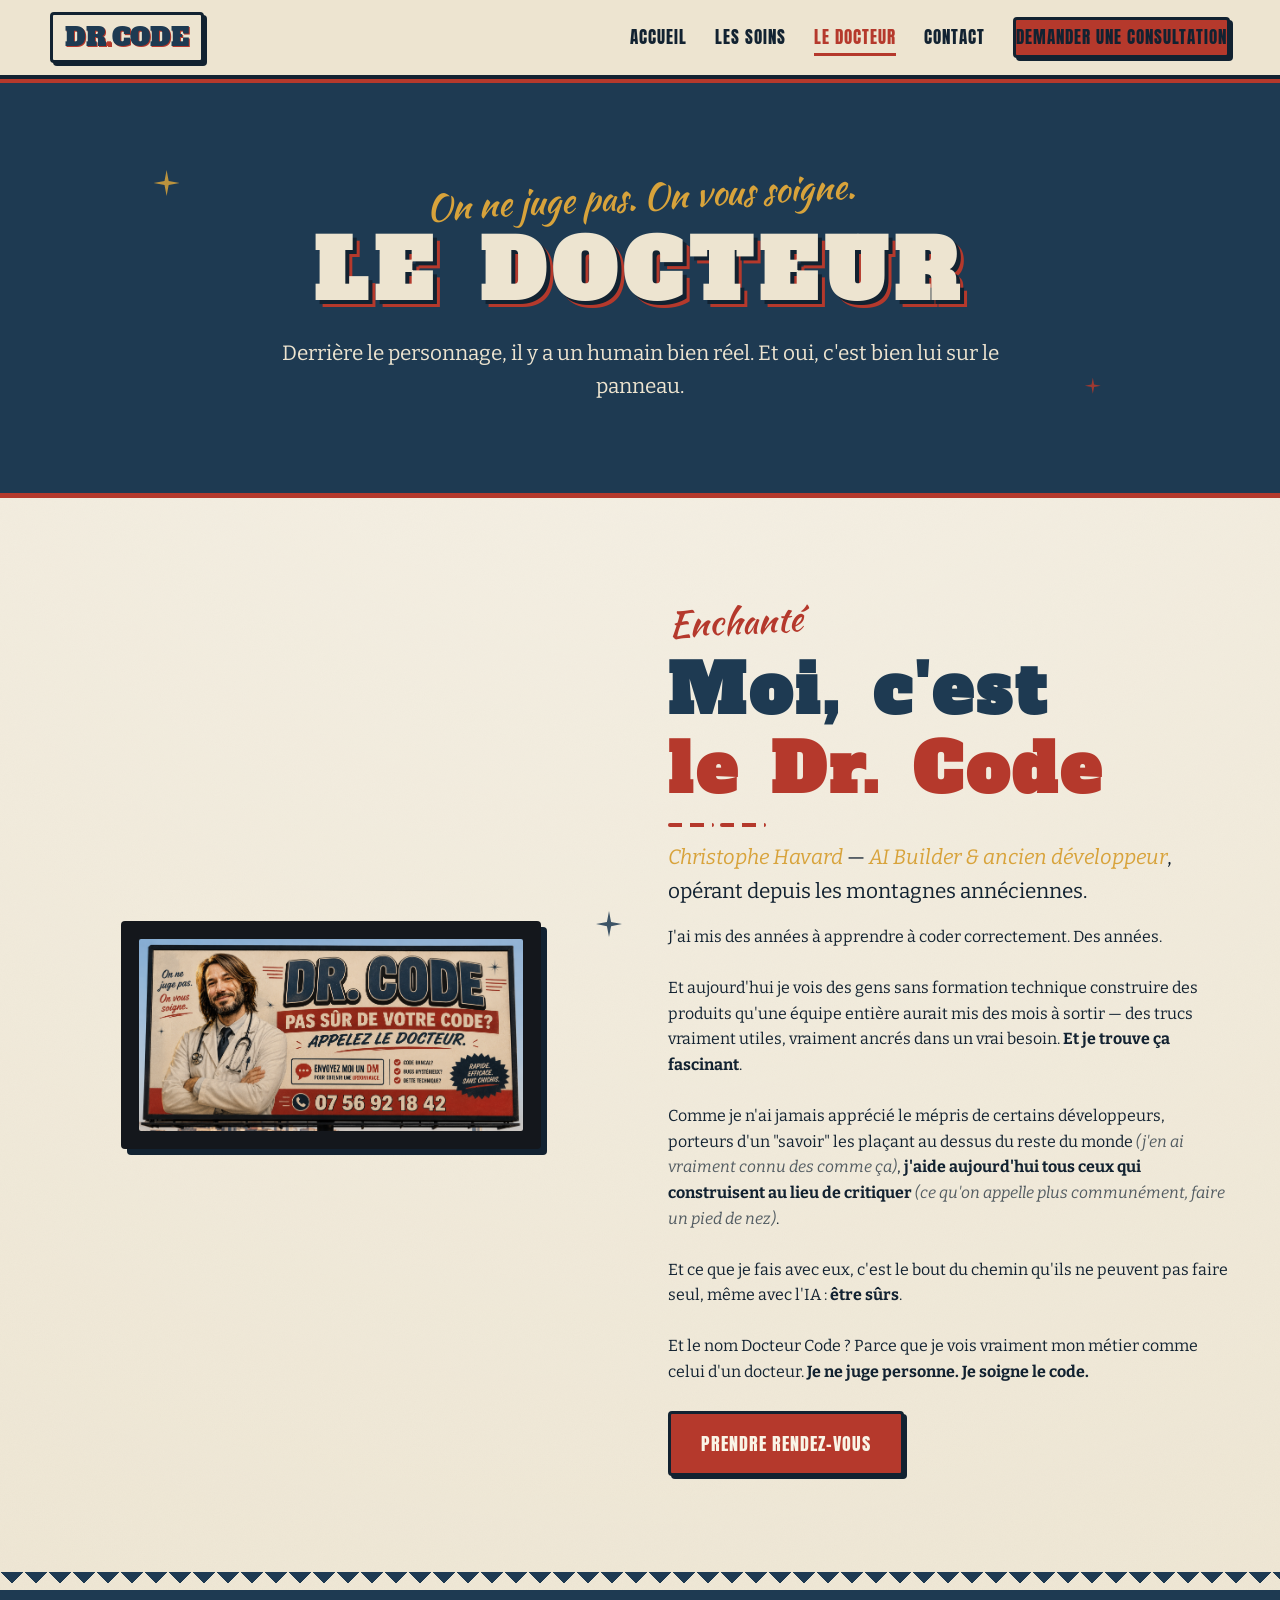
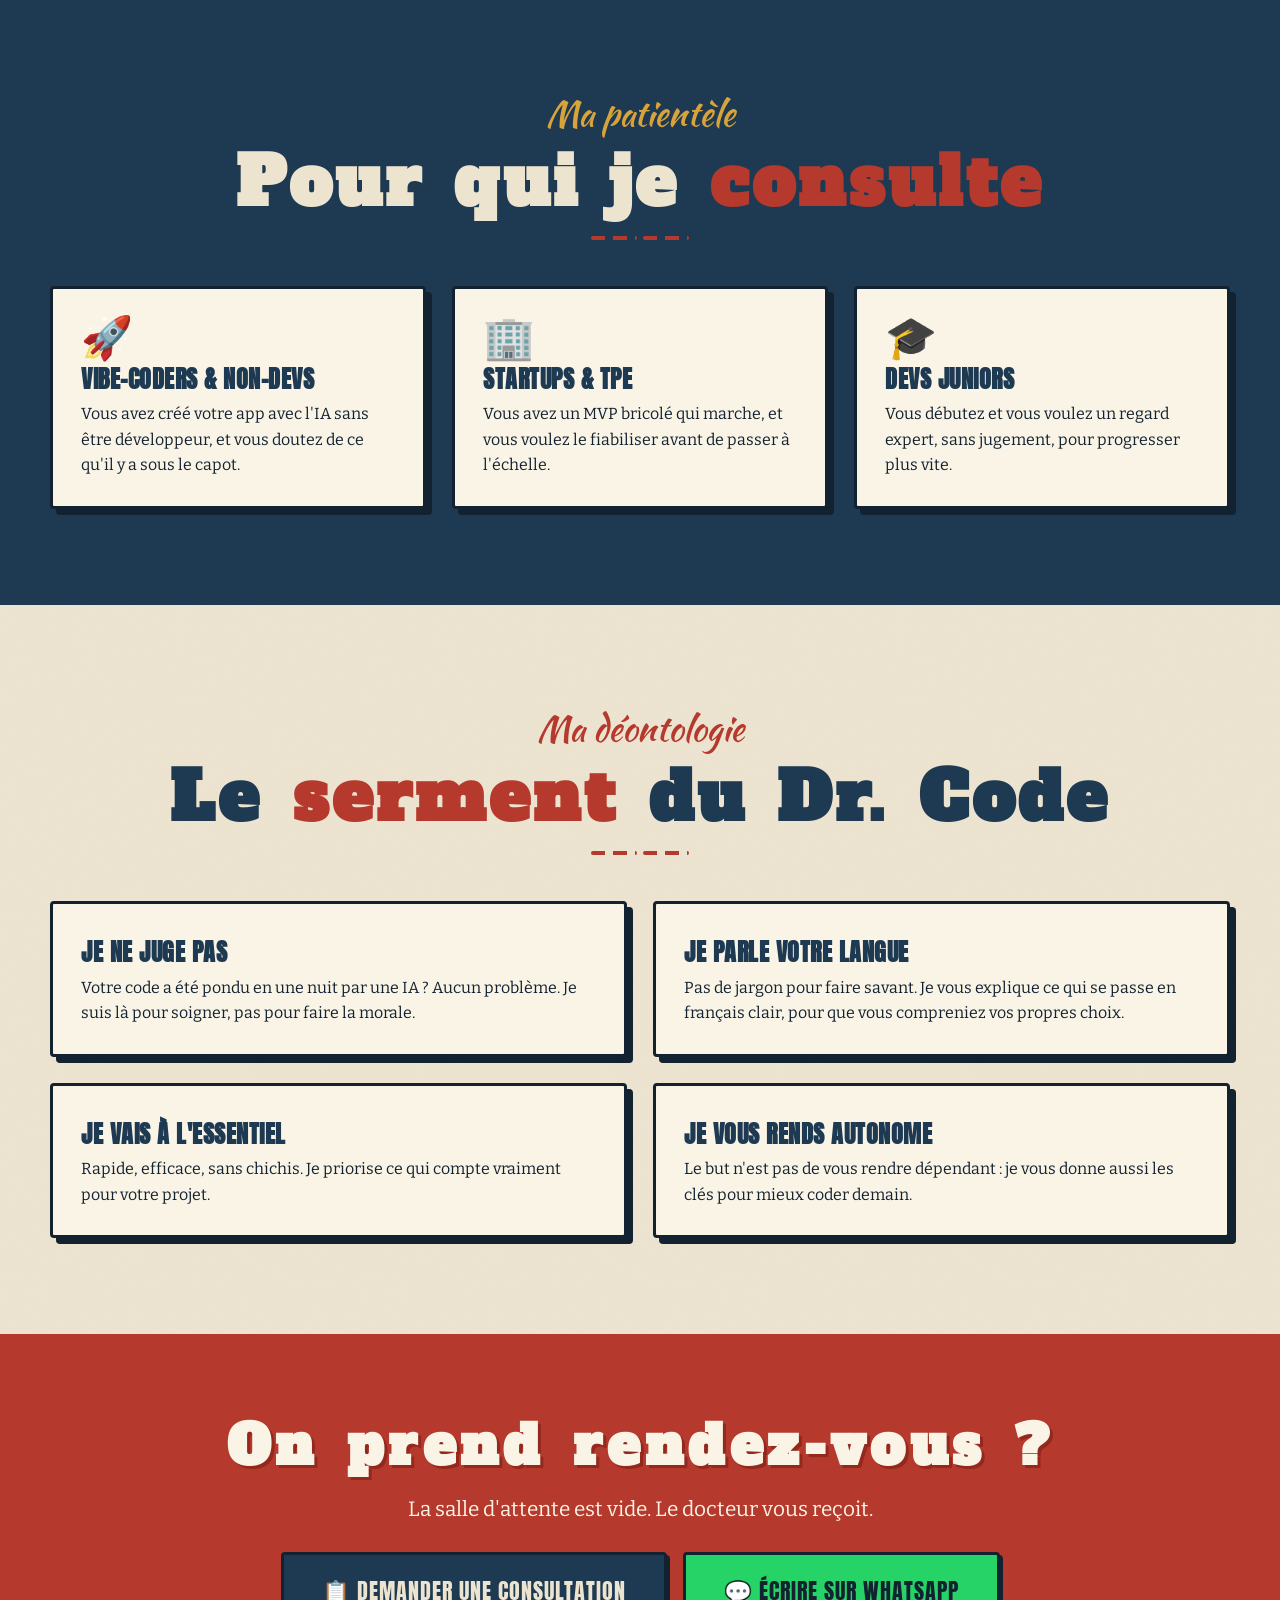
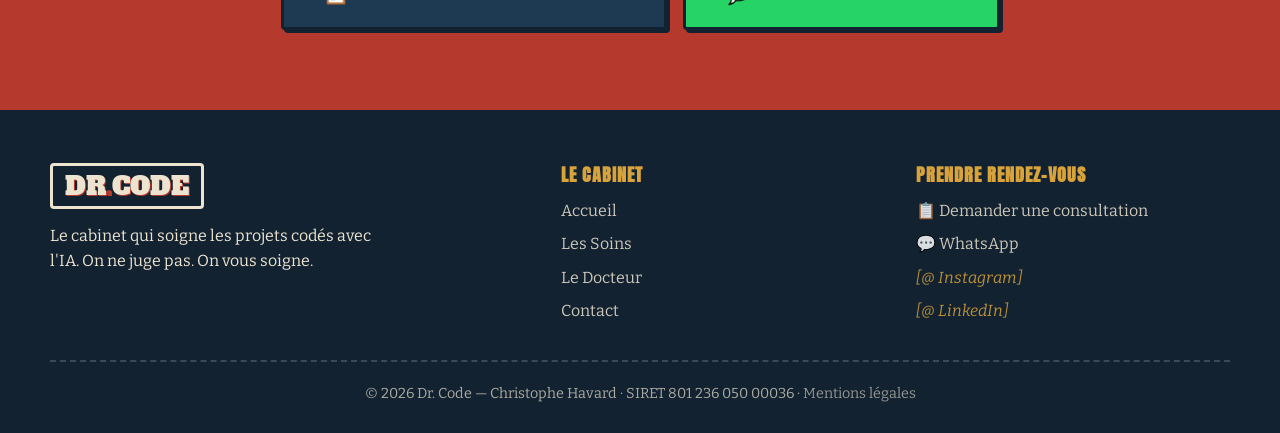
<file: website/docteur.html>
<!DOCTYPE html>
<html lang="fr">
<head>
  <meta charset="UTF-8">
  <meta name="viewport" content="width=device-width, initial-scale=1.0">
  <title>Le Docteur — Dr. Code</title>
  <meta name="description" content="Qui se cache derrière Dr. Code ? Un humain, un vrai, qui pose un regard expert et bienveillant sur les projets codés avec l'IA.">
  <link rel="preconnect" href="https://fonts.googleapis.com">
  <link rel="preconnect" href="https://fonts.gstatic.com" crossorigin>
  <link href="https://fonts.googleapis.com/css2?family=Alfa+Slab+One&family=Anton&family=Bitter:ital,wght@0,400;0,600;0,700;1,400&family=Kaushan+Script&display=swap" rel="stylesheet">
  <link rel="stylesheet" href="css/styles.css">
  <link rel="icon" href="data:image/svg+xml,%3Csvg xmlns='http://www.w3.org/2000/svg' viewBox='0 0 100 100'%3E%3Crect width='100' height='100' fill='%231E3A52'/%3E%3Ctext x='50' y='72' font-size='62' text-anchor='middle' fill='%23D8A33B' font-family='Georgia' font-weight='bold'%3E%2B%3C/text%3E%3C/svg%3E">
</head>
<body>

  <!-- ============ NAV ============ -->
  <nav class="nav">
    <div class="wrap nav__inner">
      <a href="index.html" class="brand"><span class="brand__mark">DR<span class="brand__plus">.</span>CODE</span></a>
      <ul class="nav__links">
        <li><a href="index.html">Accueil</a></li>
        <li><a href="soins.html">Les Soins</a></li>
        <li><a href="docteur.html" class="active">Le Docteur</a></li>
        <li><a href="contact.html">Contact</a></li>
        <li><a href="contact.html" class="btn nav__cta">Demander une consultation</a></li>
      </ul>
      <button class="nav__burger" aria-label="Menu"><span></span><span></span><span></span></button>
    </div>
  </nav>

  <!-- ============ PAGE HEAD ============ -->
  <header class="page-head">
    <span class="sparkle gold" style="top:22%;left:12%"></span>
    <span class="sparkle red sm" style="bottom:24%;right:14%"></span>
    <div class="wrap">
      <span class="eyebrow">On ne juge pas. On vous soigne.</span>
      <h1>LE DOCTEUR</h1>
      <p class="lead" style="margin:18px auto 0;color:var(--cream)">Derrière le personnage, il y a un humain bien réel. Et oui, c'est bien lui sur le panneau.</p>
    </div>
  </header>

  <!-- ============ PORTRAIT ============ -->
  <section>
    <div class="wrap grid grid-2" style="align-items:center;gap:56px">
      <div class="reveal" style="display:grid;place-items:center;position:relative">
        <div class="billboard-frame" style="border-radius:var(--radius);box-shadow:var(--shadow-hard);max-width:420px">
          <!-- PLACEHOLDER : remplace par ton portrait dédié si tu en as un. Sinon on réutilise le billboard. -->
          <img src="assets/img/billboard.png" alt="Le Docteur Code" style="border-radius:2px">
        </div>
        <span class="sparkle" style="top:-10px;right:-10px"></span>
      </div>
      <div class="reveal">
        <span class="eyebrow">Enchanté</span>
        <h2 class="section-title">Moi, c'est <span class="hl">le Dr. Code</span></h2>
        <div class="flourish"></div>
        <p class="lead" style="margin-bottom:16px"><span class="placeholder">Christophe Havard</span> — <span class="placeholder">AI Builder & ancien développeur</span>, opérant depuis les montagnes annéciennes.</p>
        <p style="margin-bottom:16px">J'ai mis des années à apprendre à coder correctement. Des années.<br><br>
          Et aujourd'hui je vois des gens sans formation technique construire des produits qu'une équipe entière aurait mis des mois à sortir — des trucs vraiment utiles, vraiment ancrés dans un vrai besoin. <strong>Et je trouve ça fascinant</strong>.
          <br><br>
          Comme je n'ai jamais apprécié le mépris de certains développeurs, porteurs d'un "savoir" les plaçant au dessus du reste du monde <span class="aside">(j'en ai vraiment connu des comme ça)</span>, <strong>j'aide aujourd'hui tous ceux qui construisent au lieu de critiquer</strong> <span class="aside">(ce qu'on appelle plus communément, faire un pied de nez)</span>.
          <br><br>Et ce que je fais avec eux, c'est le bout du chemin qu'ils ne peuvent pas faire seul, même avec l'IA : <strong>être sûrs</strong>.
          
          <br><br>Et le nom Docteur Code ? Parce que je vois vraiment mon métier comme celui d'un docteur. <strong>Je ne juge personne. Je soigne le code.</strong></p>
  
        <div style="margin-top:26px"><a href="contact.html" class="btn">Prendre rendez-vous</a></div>
      </div>
    </div>
  </section>

  <div class="zigzag"></div>

  <!-- ============ POUR QUI ============ -->
  <section class="section--navy">
    <div class="wrap">
      <div style="text-align:center">
        <span class="eyebrow reveal" style="color:var(--gold)">Ma patientèle</span>
        <h2 class="section-title reveal">Pour qui je <span class="hl">consulte</span></h2>
        <div class="flourish center reveal"></div>
      </div>
      <div class="grid grid-3" style="margin-top:46px">
        <div class="card reveal">
          <div class="card__num">🚀</div>
          <h3>Vibe-coders & non-devs</h3>
          <p>Vous avez créé votre app avec l'IA sans être développeur, et vous doutez de ce qu'il y a sous le capot.</p>
        </div>
        <div class="card reveal">
          <div class="card__num">🏢</div>
          <h3>Startups & TPE</h3>
          <p>Vous avez un MVP bricolé qui marche, et vous voulez le fiabiliser avant de passer à l'échelle.</p>
        </div>
        <div class="card reveal">
          <div class="card__num">🎓</div>
          <h3>Devs juniors</h3>
          <p>Vous débutez et vous voulez un regard expert, sans jugement, pour progresser plus vite.</p>
        </div>
      </div>
    </div>
  </section>

  <!-- ============ MÉTHODE / VALEURS ============ -->
  <section>
    <div class="wrap">
      <div style="text-align:center">
        <span class="eyebrow reveal">Ma déontologie</span>
        <h2 class="section-title reveal">Le <span class="hl">serment</span> du Dr. Code</h2>
        <div class="flourish center reveal"></div>
      </div>
      <div class="grid grid-2" style="margin-top:46px">
        <div class="card reveal"><h3>Je ne juge pas</h3><p>Votre code a été pondu en une nuit par une IA ? Aucun problème. Je suis là pour soigner, pas pour faire la morale.</p></div>
        <div class="card reveal"><h3>Je parle votre langue</h3><p>Pas de jargon pour faire savant. Je vous explique ce qui se passe en français clair, pour que vous compreniez vos propres choix.</p></div>
        <div class="card reveal"><h3>Je vais à l'essentiel</h3><p>Rapide, efficace, sans chichis. Je priorise ce qui compte vraiment pour votre projet.</p></div>
        <div class="card reveal"><h3>Je vous rends autonome</h3><p>Le but n'est pas de vous rendre dépendant : je vous donne aussi les clés pour mieux coder demain.</p></div>
      </div>
    </div>
  </section>

  <!-- ============ CTA STRIP ============ -->
  <section class="cta-strip">
    <div class="wrap">
      <h2 class="reveal">On prend rendez-vous&nbsp;?</h2>
      <p class="lead reveal" style="margin:14px auto 0">La salle d'attente est vide. Le docteur vous reçoit.</p>
      <div class="btns reveal">
        <a href="contact.html" class="btn btn--lg btn--navy">📋 Demander une consultation</a>
        <a href="contact.html" class="btn btn--lg btn--wa">💬 Écrire sur WhatsApp</a>
      </div>
    </div>
  </section>

  <!-- ============ FOOTER ============ -->
  <footer class="footer">
    <div class="wrap">
      <div class="footer__grid">
        <div>
          <span class="brand__mark">DR<span class="brand__plus">.</span>CODE</span>
          <p style="margin-top:16px;max-width:34ch">Le cabinet qui soigne les projets codés avec l'IA. On ne juge pas. On vous soigne.</p>
        </div>
        <div>
          <h4>Le cabinet</h4>
          <div class="footer__links"><a href="index.html">Accueil</a><a href="soins.html">Les Soins</a><a href="docteur.html">Le Docteur</a><a href="contact.html">Contact</a></div>
        </div>
        <div>
          <h4>Prendre rendez-vous</h4>
          <div class="footer__links">
            <a href="contact.html">📋 Demander une consultation</a>
            <a href="https://wa.me/33658323806" target="_blank" rel="noopener" data-wa-footer>💬 WhatsApp</a>
            <a href="#" class="placeholder">[@ Instagram]</a>
            <a href="#" class="placeholder">[@ LinkedIn]</a>
          </div>
        </div>
      </div>
      <div class="footer__bottom">© <span data-year>2026</span> Dr. Code — Christophe Havard · SIRET 801 236 050 00036 · <a href="mentions-legales.html">Mentions légales</a></div>
    </div>
  </footer>

  <script src="js/main.js"></script>
</body>
</html>
</file>
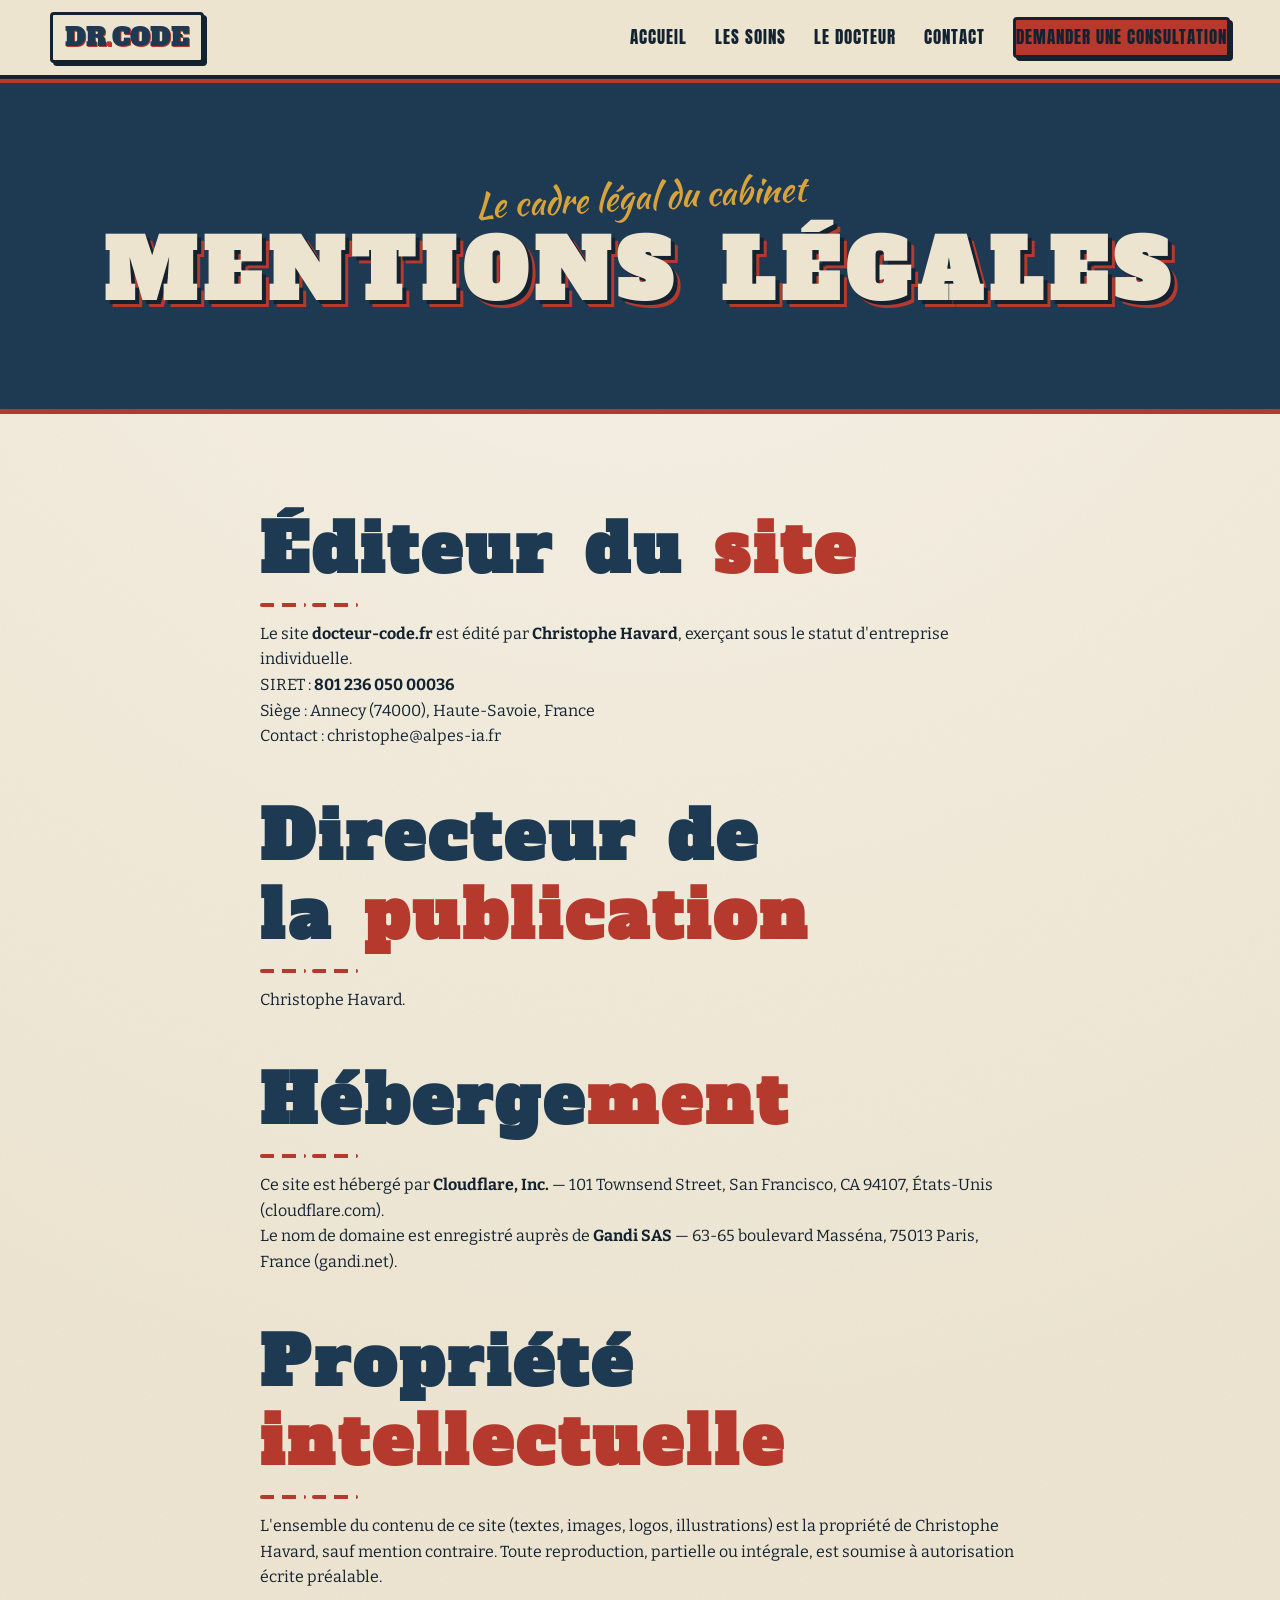
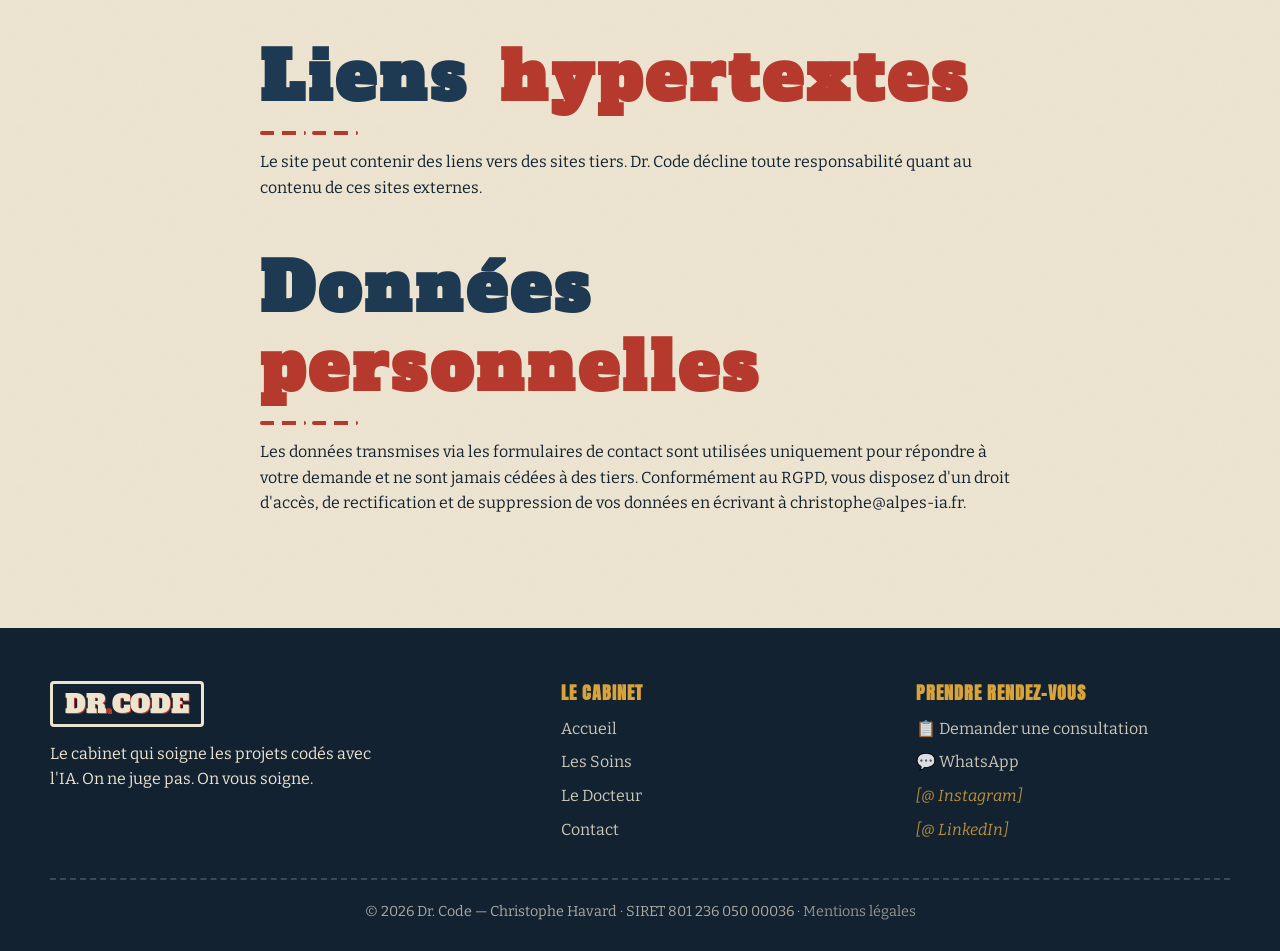
<file: website/mentions-legales.html>
<!DOCTYPE html>
<html lang="fr">
<head>
  <meta charset="UTF-8">
  <meta name="viewport" content="width=device-width, initial-scale=1.0">
  <title>Mentions légales — Dr. Code</title>
  <meta name="description" content="Mentions légales du site Dr. Code — éditeur, hébergement et propriété intellectuelle.">
  <meta name="robots" content="noindex,follow">
  <link rel="preconnect" href="https://fonts.googleapis.com">
  <link rel="preconnect" href="https://fonts.gstatic.com" crossorigin>
  <link href="https://fonts.googleapis.com/css2?family=Alfa+Slab+One&family=Anton&family=Bitter:ital,wght@0,400;0,600;0,700;1,400&family=Kaushan+Script&display=swap" rel="stylesheet">
  <link rel="stylesheet" href="css/styles.css">
  <link rel="icon" href="data:image/svg+xml,%3Csvg xmlns='http://www.w3.org/2000/svg' viewBox='0 0 100 100'%3E%3Crect width='100' height='100' fill='%231E3A52'/%3E%3Ctext x='50' y='72' font-size='62' text-anchor='middle' fill='%23D8A33B' font-family='Georgia' font-weight='bold'%3E%2B%3C/text%3E%3C/svg%3E">
</head>
<body>

  <!-- ============ NAV ============ -->
  <nav class="nav">
    <div class="wrap nav__inner">
      <a href="index.html" class="brand"><span class="brand__mark">DR<span class="brand__plus">.</span>CODE</span></a>
      <ul class="nav__links">
        <li><a href="index.html">Accueil</a></li>
        <li><a href="soins.html">Les Soins</a></li>
        <li><a href="docteur.html">Le Docteur</a></li>
        <li><a href="contact.html">Contact</a></li>
        <li><a href="contact.html" class="btn nav__cta">Demander une consultation</a></li>
      </ul>
      <button class="nav__burger" aria-label="Menu"><span></span><span></span><span></span></button>
    </div>
  </nav>

  <!-- ============ PAGE HEAD ============ -->
  <header class="page-head">
    <div class="wrap">
      <span class="eyebrow">Le cadre légal du cabinet</span>
      <h1>MENTIONS LÉGALES</h1>
    </div>
  </header>

  <!-- ============ CONTENU ============ -->
  <section>
    <div class="wrap" style="max-width:760px">

      <h2 class="section-title">Éditeur du <span class="hl">site</span></h2>
      <div class="flourish"></div>
      <p style="margin-bottom:16px">
        Le site <strong>docteur-code.fr</strong> est édité par <strong>Christophe Havard</strong>,
        exerçant sous le statut d'entreprise individuelle.<br>
        SIRET : <strong>801 236 050 00036</strong><br>
        Siège : Annecy (74000), Haute-Savoie, France<br>
        Contact : <a href="mailto:christophe@alpes-ia.fr">christophe@alpes-ia.fr</a>
      </p>

      <h2 class="section-title" style="margin-top:48px">Directeur de la <span class="hl">publication</span></h2>
      <div class="flourish"></div>
      <p style="margin-bottom:16px">Christophe Havard.</p>

      <h2 class="section-title" style="margin-top:48px">Héberge<span class="hl">ment</span></h2>
      <div class="flourish"></div>
      <p style="margin-bottom:16px">
        Ce site est hébergé par <strong>Cloudflare, Inc.</strong> — 101 Townsend Street,
        San Francisco, CA 94107, États-Unis (<a href="https://www.cloudflare.com" target="_blank" rel="noopener">cloudflare.com</a>).<br>
        Le nom de domaine est enregistré auprès de <strong>Gandi SAS</strong> — 63-65 boulevard Masséna,
        75013 Paris, France (<a href="https://www.gandi.net" target="_blank" rel="noopener">gandi.net</a>).
      </p>

      <h2 class="section-title" style="margin-top:48px">Propriété <span class="hl">intellectuelle</span></h2>
      <div class="flourish"></div>
      <p style="margin-bottom:16px">
        L'ensemble du contenu de ce site (textes, images, logos, illustrations) est la propriété
        de Christophe Havard, sauf mention contraire. Toute reproduction, partielle ou intégrale,
        est soumise à autorisation écrite préalable.
      </p>

      <h2 class="section-title" style="margin-top:48px">Liens <span class="hl">hypertextes</span></h2>
      <div class="flourish"></div>
      <p style="margin-bottom:16px">
        Le site peut contenir des liens vers des sites tiers. Dr. Code décline toute responsabilité
        quant au contenu de ces sites externes.
      </p>

      <h2 class="section-title" style="margin-top:48px">Données <span class="hl">personnelles</span></h2>
      <div class="flourish"></div>
      <p style="margin-bottom:16px">
        Les données transmises via les formulaires de contact sont utilisées uniquement pour répondre
        à votre demande et ne sont jamais cédées à des tiers. Conformément au RGPD, vous disposez
        d'un droit d'accès, de rectification et de suppression de vos données en écrivant à
        <a href="mailto:christophe@alpes-ia.fr">christophe@alpes-ia.fr</a>.
      </p>

    </div>
  </section>

  <!-- ============ FOOTER ============ -->
  <footer class="footer">
    <div class="wrap">
      <div class="footer__grid">
        <div>
          <span class="brand__mark">DR<span class="brand__plus">.</span>CODE</span>
          <p style="margin-top:16px;max-width:34ch">Le cabinet qui soigne les projets codés avec l'IA. On ne juge pas. On vous soigne.</p>
        </div>
        <div>
          <h4>Le cabinet</h4>
          <div class="footer__links"><a href="index.html">Accueil</a><a href="soins.html">Les Soins</a><a href="docteur.html">Le Docteur</a><a href="contact.html">Contact</a></div>
        </div>
        <div>
          <h4>Prendre rendez-vous</h4>
          <div class="footer__links">
            <a href="contact.html">📋 Demander une consultation</a>
            <a href="https://wa.me/33658323806" target="_blank" rel="noopener" data-wa-footer>💬 WhatsApp</a>
            <a href="#" class="placeholder">[@ Instagram]</a>
            <a href="#" class="placeholder">[@ LinkedIn]</a>
          </div>
        </div>
      </div>
      <div class="footer__bottom">© <span data-year>2026</span> Dr. Code — Christophe Havard · SIRET 801 236 050 00036 · <a href="mentions-legales.html">Mentions légales</a></div>
    </div>
  </footer>

  <script src="js/main.js"></script>
</body>
</html>
</file>
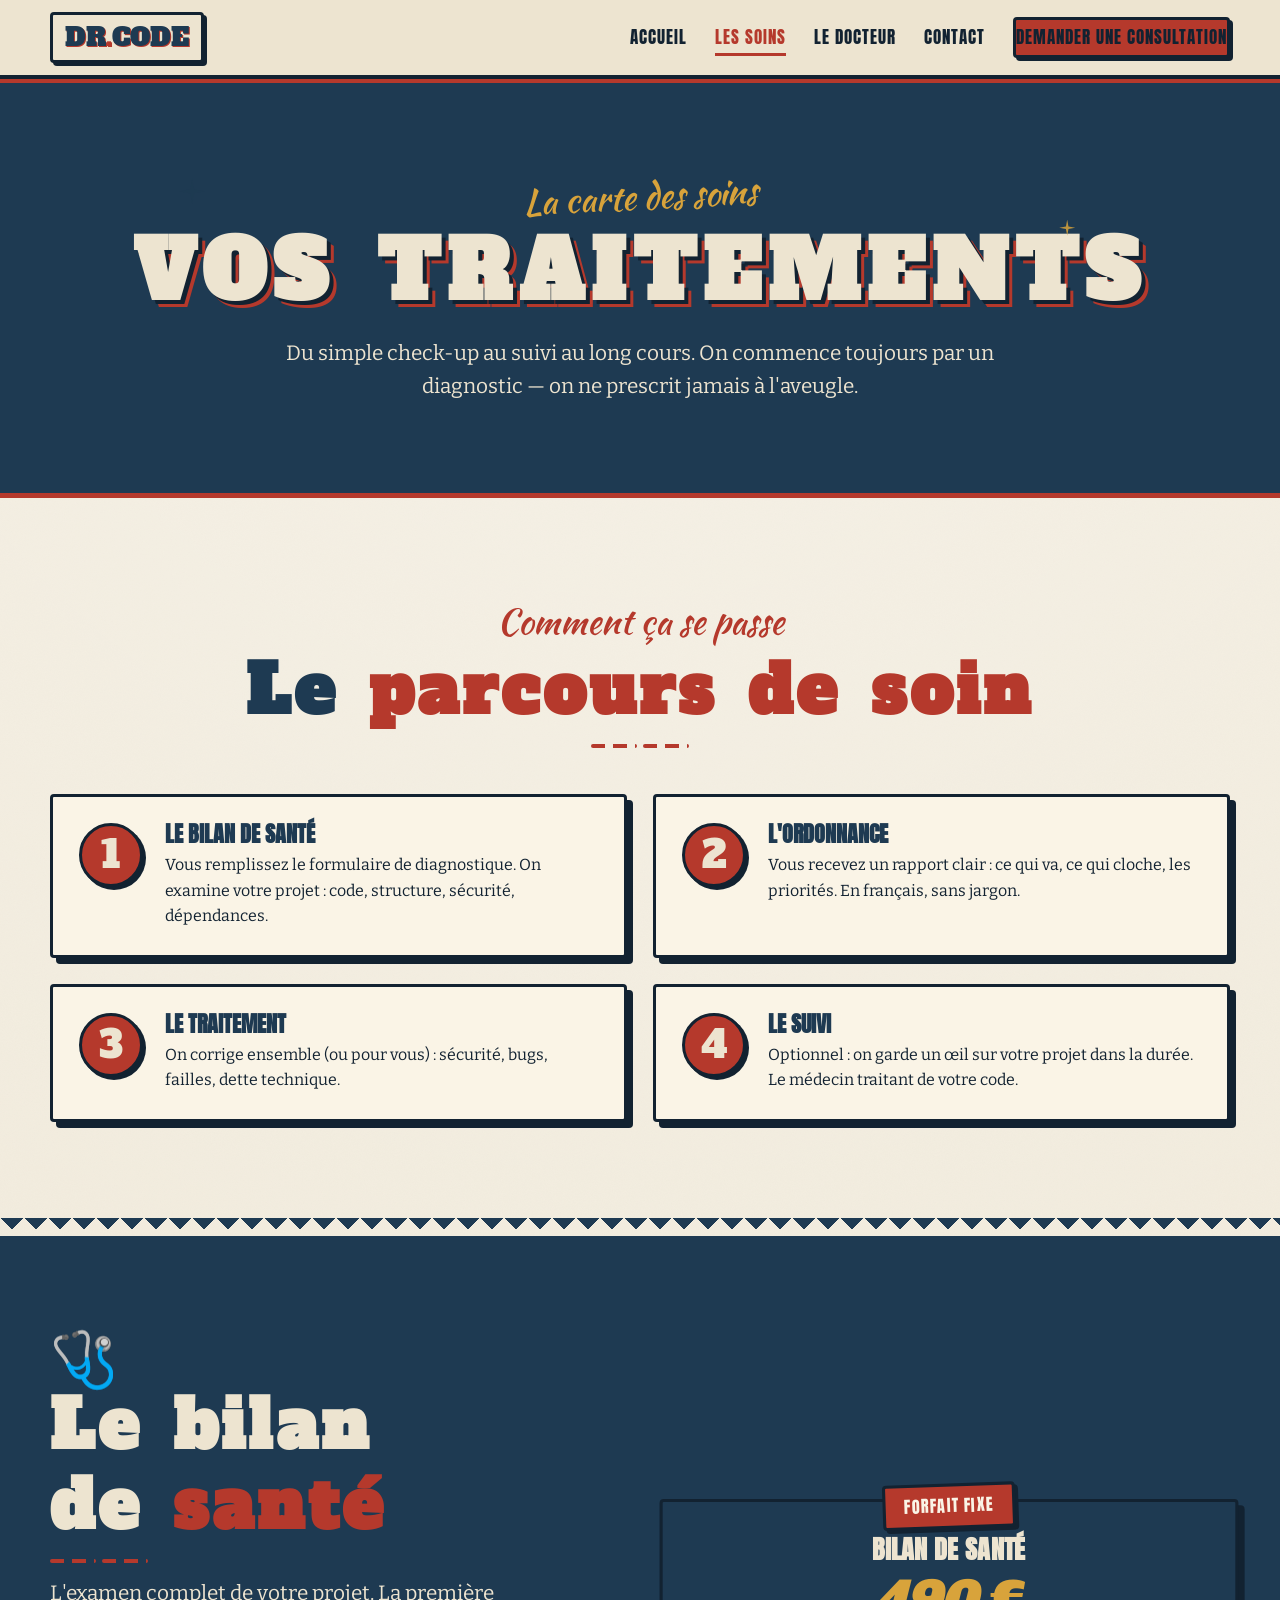
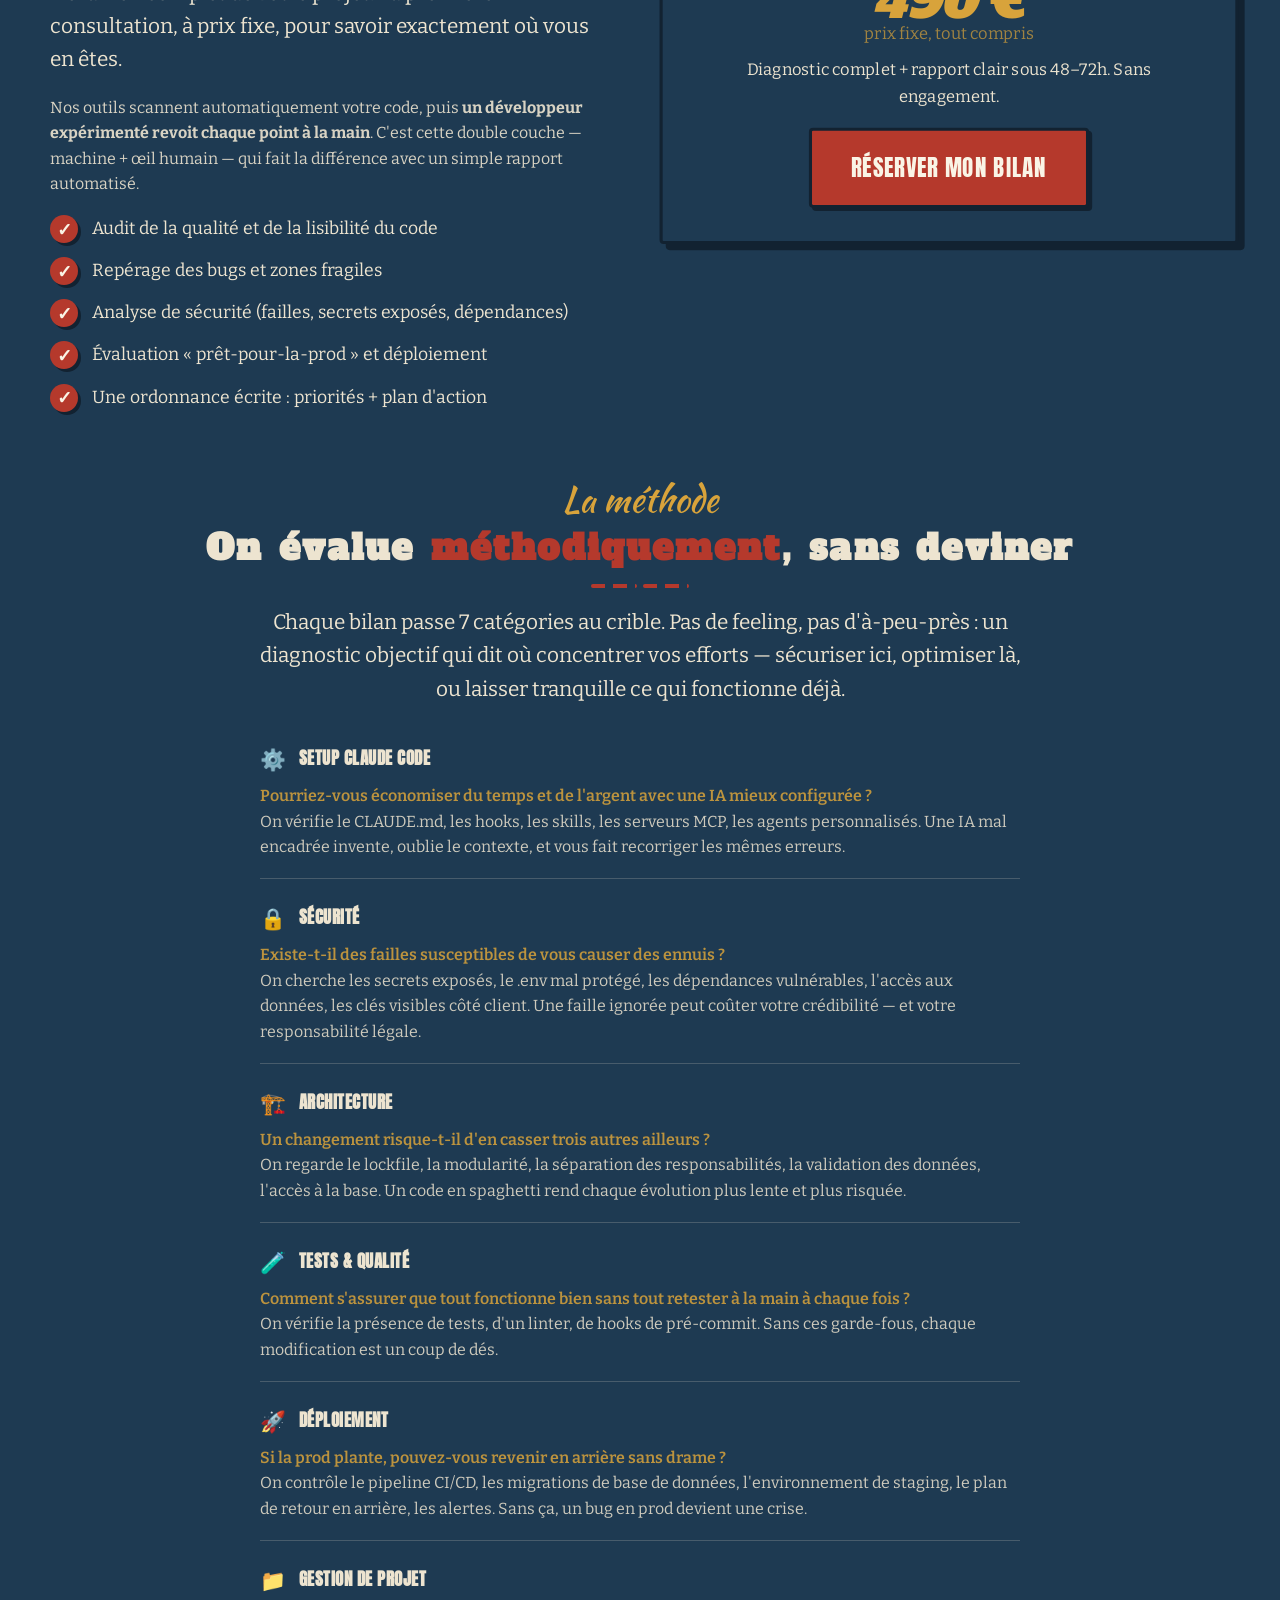
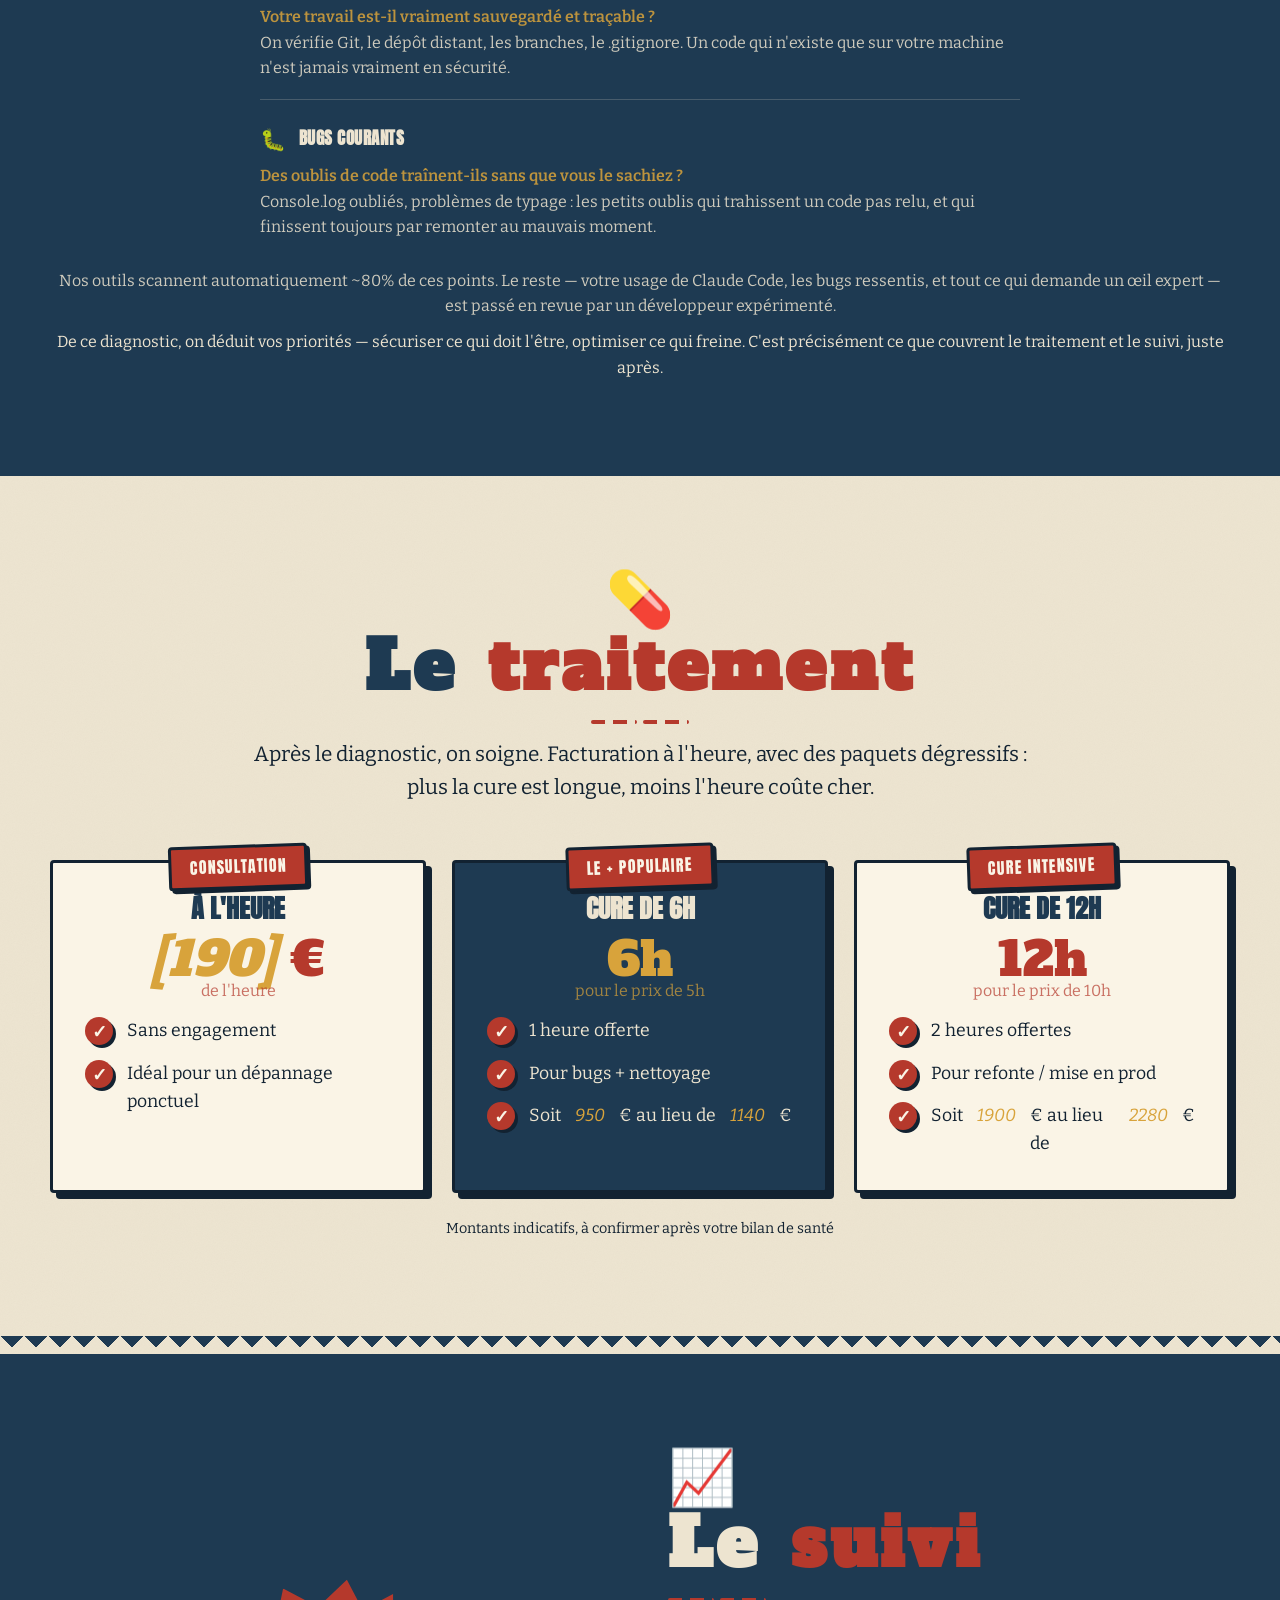
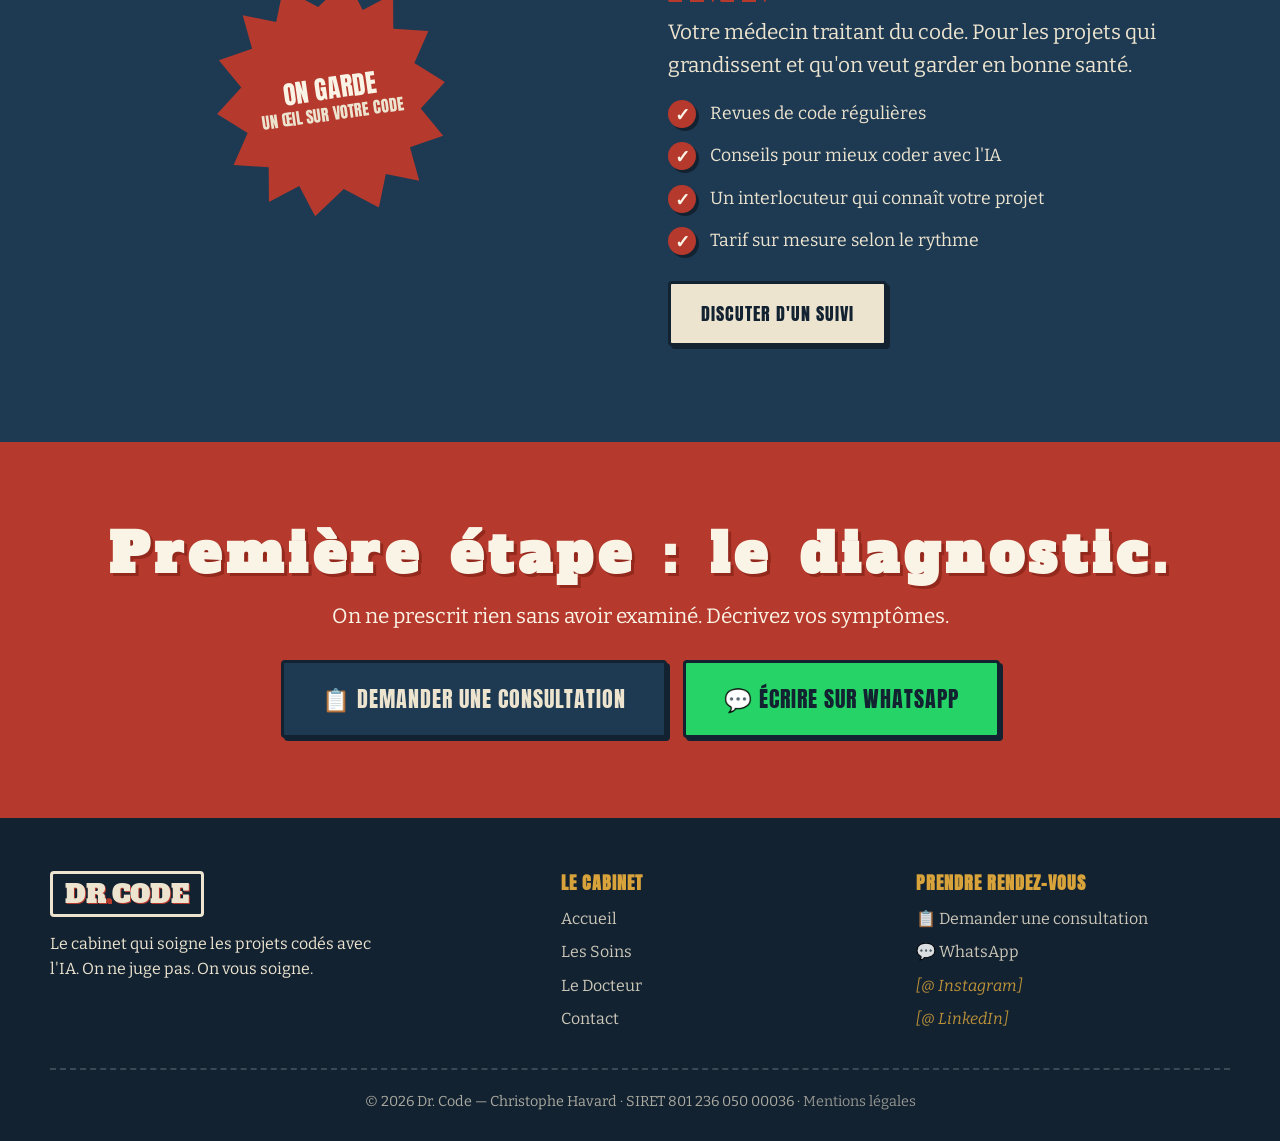
<file: website/soins.html>
<!DOCTYPE html>
<html lang="fr">
<head>
  <meta charset="UTF-8">
  <meta name="viewport" content="width=device-width, initial-scale=1.0">
  <title>Les Soins — Dr. Code</title>
  <meta name="description" content="Bilan de santé, traitement à l'heure et suivi continu. Découvrez la carte des soins de Dr. Code pour vos projets codés avec l'IA.">
  <link rel="preconnect" href="https://fonts.googleapis.com">
  <link rel="preconnect" href="https://fonts.gstatic.com" crossorigin>
  <link href="https://fonts.googleapis.com/css2?family=Alfa+Slab+One&family=Anton&family=Bitter:ital,wght@0,400;0,600;0,700;1,400&family=Kaushan+Script&display=swap" rel="stylesheet">
  <link rel="stylesheet" href="css/styles.css">
  <link rel="icon" href="data:image/svg+xml,%3Csvg xmlns='http://www.w3.org/2000/svg' viewBox='0 0 100 100'%3E%3Crect width='100' height='100' fill='%231E3A52'/%3E%3Ctext x='50' y='72' font-size='62' text-anchor='middle' fill='%23D8A33B' font-family='Georgia' font-weight='bold'%3E%2B%3C/text%3E%3C/svg%3E">
</head>
<body>

  <!-- ============ NAV ============ -->
  <nav class="nav">
    <div class="wrap nav__inner">
      <a href="index.html" class="brand"><span class="brand__mark">DR<span class="brand__plus">.</span>CODE</span></a>
      <ul class="nav__links">
        <li><a href="index.html">Accueil</a></li>
        <li><a href="soins.html" class="active">Les Soins</a></li>
        <li><a href="docteur.html">Le Docteur</a></li>
        <li><a href="contact.html">Contact</a></li>
        <li><a href="contact.html" class="btn nav__cta">Demander une consultation</a></li>
      </ul>
      <button class="nav__burger" aria-label="Menu"><span></span><span></span><span></span></button>
    </div>
  </nav>

  <!-- ============ PAGE HEAD ============ -->
  <header class="page-head">
    <span class="sparkle" style="top:24%;left:14%"></span>
    <span class="sparkle gold sm" style="top:34%;right:16%"></span>
    <div class="wrap">
      <span class="eyebrow">La carte des soins</span>
      <h1>VOS TRAITEMENTS</h1>
      <p class="lead" style="margin:18px auto 0;color:var(--cream)">Du simple check-up au suivi au long cours. On commence toujours par un diagnostic — on ne prescrit jamais à l'aveugle.</p>
    </div>
  </header>

  <!-- ============ LE PARCOURS ============ -->
  <section>
    <div class="wrap">
      <div style="text-align:center">
        <span class="eyebrow reveal">Comment ça se passe</span>
        <h2 class="section-title reveal">Le <span class="hl">parcours de soin</span></h2>
        <div class="flourish center reveal"></div>
      </div>
      <div class="steps" style="margin-top:46px">
        <div class="step reveal"><div class="step__n"></div><div><h3>Le bilan de santé</h3><p>Vous remplissez le formulaire de diagnostique. On examine votre projet : code, structure, sécurité, dépendances.</p></div></div>
        <div class="step reveal"><div class="step__n"></div><div><h3>L'ordonnance</h3><p>Vous recevez un rapport clair : ce qui va, ce qui cloche, les priorités. En français, sans jargon.</p></div></div>
        <div class="step reveal"><div class="step__n"></div><div><h3>Le traitement</h3><p>On corrige ensemble (ou pour vous) : sécurité, bugs, failles, dette technique.</p></div></div>
        <div class="step reveal"><div class="step__n"></div><div><h3>Le suivi</h3><p>Optionnel : on garde un œil sur votre projet dans la durée. Le médecin traitant de votre code.</p></div></div>
      </div>
    </div>
  </section>

  <div class="zigzag"></div>

  <!-- ============ SOIN 1 : BILAN ============ -->
  <section class="section--navy" id="bilan">
    <div class="wrap grid grid-2" style="align-items:center;gap:56px">
      <div class="reveal">
        <div class="card__num" style="font-size:3.4rem;color:var(--gold)">🩺</div>
        <h2 class="section-title">Le bilan de <span class="hl">santé</span></h2>
        <div class="flourish"></div>
        <p class="lead" style="margin-bottom:18px">L'examen complet de votre projet. La première consultation, à prix fixe, pour savoir exactement où vous en êtes.</p>
        <p style="margin-bottom:18px;color:var(--cream);opacity:.9">Nos outils scannent automatiquement votre code, puis <strong>un développeur expérimenté revoit chaque point à la main</strong>. C'est cette double couche — machine + œil humain — qui fait la différence avec un simple rapport automatisé.</p>
        <ul class="checklist">
          <li>Audit de la qualité et de la lisibilité du code</li>
          <li>Repérage des bugs et zones fragiles</li>
          <li>Analyse de sécurité (failles, secrets exposés, dépendances)</li>
          <li>Évaluation « prêt-pour-la-prod » et déploiement</li>
          <li>Une ordonnance écrite : priorités + plan d'action</li>
        </ul>
      </div>
      <div class="reveal">
        <div class="price-card feature">
          <div class="price-tag">Forfait fixe</div>
          <h3>Bilan de santé</h3>
          <div class="price-amount"><span class="placeholder">490</span> €<small>prix fixe, tout compris</small></div>
          <p>Diagnostic complet + rapport clair sous 48–72h. Sans engagement.</p>
          <a href="contact.html" class="btn btn--lg" style="margin-top:18px">Réserver mon bilan</a>
        </div>
      </div>
    </div>

    <div class="wrap" style="margin-top:60px;text-align:center">
      <span class="eyebrow reveal" style="color:var(--gold)">La méthode</span>
      <h3 class="section-title reveal" style="font-size:clamp(1.6rem,3vw,2.2rem)">On évalue <span class="hl">méthodiquement</span>, sans deviner</h3>
      <div class="flourish center reveal"></div>
      <p class="lead reveal" style="margin:18px auto 0;color:var(--cream)">Chaque bilan passe 7 catégories au crible. Pas de feeling, pas d'à-peu-près : un diagnostic objectif qui dit où concentrer vos efforts — sécuriser ici, optimiser là, ou laisser tranquille ce qui fonctionne déjà.</p>
      <div class="diag-list reveal" style="margin-top:36px;text-align:left">
        <div class="diag-row">
          <div class="diag-row__head"><span class="ic">⚙️</span><strong>Setup Claude Code</strong></div>
          <p><em>Pourriez-vous économiser du temps et de l'argent avec une IA mieux configurée ?</em><br>On vérifie le CLAUDE.md, les hooks, les skills, les serveurs MCP, les agents personnalisés. Une IA mal encadrée invente, oublie le contexte, et vous fait recorriger les mêmes erreurs.</p>
        </div>
        <div class="diag-row">
          <div class="diag-row__head"><span class="ic">🔒</span><strong>Sécurité</strong></div>
          <p><em>Existe-t-il des failles susceptibles de vous causer des ennuis ?</em><br>On cherche les secrets exposés, le .env mal protégé, les dépendances vulnérables, l'accès aux données, les clés visibles côté client. Une faille ignorée peut coûter votre crédibilité — et votre responsabilité légale.</p>
        </div>
        <div class="diag-row">
          <div class="diag-row__head"><span class="ic">🏗️</span><strong>Architecture</strong></div>
          <p><em>Un changement risque-t-il d'en casser trois autres ailleurs ?</em><br>On regarde le lockfile, la modularité, la séparation des responsabilités, la validation des données, l'accès à la base. Un code en spaghetti rend chaque évolution plus lente et plus risquée.</p>
        </div>
        <div class="diag-row">
          <div class="diag-row__head"><span class="ic">🧪</span><strong>Tests & qualité</strong></div>
          <p><em>Comment s'assurer que tout fonctionne bien sans tout retester à la main à chaque fois ?</em><br>On vérifie la présence de tests, d'un linter, de hooks de pré-commit. Sans ces garde-fous, chaque modification est un coup de dés.</p>
        </div>
        <div class="diag-row">
          <div class="diag-row__head"><span class="ic">🚀</span><strong>Déploiement</strong></div>
          <p><em>Si la prod plante, pouvez-vous revenir en arrière sans drame ?</em><br>On contrôle le pipeline CI/CD, les migrations de base de données, l'environnement de staging, le plan de retour en arrière, les alertes. Sans ça, un bug en prod devient une crise.</p>
        </div>
        <div class="diag-row">
          <div class="diag-row__head"><span class="ic">📁</span><strong>Gestion de projet</strong></div>
          <p><em>Votre travail est-il vraiment sauvegardé et traçable ?</em><br>On vérifie Git, le dépôt distant, les branches, le .gitignore. Un code qui n'existe que sur votre machine n'est jamais vraiment en sécurité.</p>
        </div>
        <div class="diag-row">
          <div class="diag-row__head"><span class="ic">🐛</span><strong>Bugs courants</strong></div>
          <p><em>Des oublis de code traînent-ils sans que vous le sachiez ?</em><br>Console.log oubliés, problèmes de typage : les petits oublis qui trahissent un code pas relu, et qui finissent toujours par remonter au mauvais moment.</p>
        </div>
      </div>
      <p class="reveal" style="margin-top:28px;color:var(--cream);opacity:.85">Nos outils scannent automatiquement ~80% de ces points. Le reste — votre usage de Claude Code, les bugs ressentis, et tout ce qui demande un œil expert — est passé en revue par un développeur expérimenté.</p>
      <p class="reveal" style="margin-top:10px;color:var(--cream)">De ce diagnostic, on déduit vos priorités — sécuriser ce qui doit l'être, optimiser ce qui freine. C'est précisément ce que couvrent le traitement et le suivi, juste après.</p>
    </div>
  </section>

  <!-- ============ SOIN 2 : TRAITEMENT (TARIFS) ============ -->
  <section>
    <div class="wrap">
      <div style="text-align:center">
        <div class="card__num reveal" style="font-size:3.4rem">💊</div>
        <h2 class="section-title reveal">Le <span class="hl">traitement</span></h2>
        <div class="flourish center reveal"></div>
        <p class="lead reveal" style="margin:0 auto">Après le diagnostic, on soigne. Facturation à l'heure, avec des paquets dégressifs : plus la cure est longue, moins l'heure coûte cher.</p>
      </div>

      <div class="grid grid-3" style="margin-top:56px">
        <div class="price-card reveal">
          <div class="price-tag">Consultation</div>
          <h3>À l'heure</h3>
          <div class="price-amount"><span class="placeholder">[190]</span> €<small>de l'heure</small></div>
          <ul class="checklist" style="text-align:left;margin-top:18px">
            <li>Sans engagement</li>
            <li>Idéal pour un dépannage ponctuel</li>
          </ul>
        </div>
        <div class="price-card feature reveal">
          <div class="price-tag">Le + populaire</div>
          <h3>Cure de 6h</h3>
          <div class="price-amount">6h <small>pour le prix de 5h</small></div>
          <ul class="checklist" style="text-align:left;margin-top:18px">
            <li>1 heure offerte</li>
            <li>Pour bugs + nettoyage</li>
            <li>Soit <span class="placeholder">950</span> € au lieu de <span class="placeholder">1140</span> €</li>
          </ul>
        </div>
        <div class="price-card reveal">
          <div class="price-tag">Cure intensive</div>
          <h3>Cure de 12h</h3>
          <div class="price-amount">12h <small>pour le prix de 10h</small></div>
          <ul class="checklist" style="text-align:left;margin-top:18px">
            <li>2 heures offertes</li>
            <li>Pour refonte / mise en prod</li>
            <li>Soit <span class="placeholder">1900</span> € au lieu de <span class="placeholder">2280</span> €</li>
          </ul>
        </div>
      </div>
      <p class="form-note reveal" style="text-align:center;margin-top:24px">Montants indicatifs, à confirmer après votre bilan de santé</p>
    </div>
  </section>

  <div class="zigzag"></div>

  <!-- ============ SOIN 3 : SUIVI ============ -->
  <section class="section--navy">
    <div class="wrap grid grid-2" style="align-items:center;gap:56px">
      <div class="reveal" style="order:2">
        <div class="card__num" style="font-size:3.4rem;color:var(--gold)">📈</div>
        <h2 class="section-title">Le <span class="hl">suivi</span></h2>
        <div class="flourish"></div>
        <p class="lead" style="margin-bottom:18px">Votre médecin traitant du code. Pour les projets qui grandissent et qu'on veut garder en bonne santé.</p>
        <ul class="checklist">
          <li>Revues de code régulières</li>
          <li>Conseils pour mieux coder avec l'IA</li>
          <li>Un interlocuteur qui connaît votre projet</li>
          <li>Tarif sur mesure selon le rythme</li>
        </ul>
        <div style="margin-top:26px"><a href="contact.html" class="btn btn--ghost">Discuter d'un suivi</a></div>
      </div>
      <div class="reveal" style="order:1;display:grid;place-items:center">
        <div class="starburst red" style="--size:230px">
          <span><span class="big">ON GARDE</span> UN ŒIL SUR VOTRE CODE</span>
        </div>
      </div>
    </div>
  </section>

  <!-- ============ CTA STRIP ============ -->
  <section class="cta-strip">
    <div class="wrap">
      <h2 class="reveal">Première étape : le diagnostic.</h2>
      <p class="lead reveal" style="margin:14px auto 0">On ne prescrit rien sans avoir examiné. Décrivez vos symptômes.</p>
      <div class="btns reveal">
        <a href="contact.html" class="btn btn--lg btn--navy">📋 Demander une consultation</a>
        <a href="contact.html" class="btn btn--lg btn--wa">💬 Écrire sur WhatsApp</a>
      </div>
    </div>
  </section>

  <!-- ============ FOOTER ============ -->
  <footer class="footer">
    <div class="wrap">
      <div class="footer__grid">
        <div>
          <span class="brand__mark">DR<span class="brand__plus">.</span>CODE</span>
          <p style="margin-top:16px;max-width:34ch">Le cabinet qui soigne les projets codés avec l'IA. On ne juge pas. On vous soigne.</p>
        </div>
        <div>
          <h4>Le cabinet</h4>
          <div class="footer__links">
            <a href="index.html">Accueil</a><a href="soins.html">Les Soins</a><a href="docteur.html">Le Docteur</a><a href="contact.html">Contact</a>
          </div>
        </div>
        <div>
          <h4>Prendre rendez-vous</h4>
          <div class="footer__links">
            <a href="contact.html">📋 Demander une consultation</a>
            <a href="https://wa.me/33658323806" target="_blank" rel="noopener" data-wa-footer>💬 WhatsApp</a>
            <a href="#" class="placeholder">[@ Instagram]</a>
            <a href="#" class="placeholder">[@ LinkedIn]</a>
          </div>
        </div>
      </div>
      <div class="footer__bottom">© <span data-year>2026</span> Dr. Code — Christophe Havard · SIRET 801 236 050 00036 · <a href="mentions-legales.html">Mentions légales</a></div>
    </div>
  </footer>

  <script src="js/main.js"></script>
</body>
</html>
</file>
<file: website/css/styles.css>
/* =========================================================================
   DR. CODE — Design System
   Univers : billboard américain années 50, rétro/kitsch totalement assumé.
   ========================================================================= */

/* ---- Fonts (Google Fonts loaded in <head>) ----
   Alfa Slab One  -> grands titres "sign painter"
   Anton          -> bandeaux / labels condensés en capitales
   Yellowtail     -> accents manuscrits script
   Bitter         -> corps de texte slab serif vintage
*/

/* =========================== TOKENS ===================================== */
:root {
  /* Palette extraite du billboard */
  --cream:        #EDE4D0;
  --cream-deep:   #E2D6BC;
  --paper-line:   #d8c9a8;
  --navy:         #1E3A52;
  --navy-deep:    #15293a;
  --navy-ink:     #122231;
  --red:          #B5392C;
  --red-deep:     #93281d;
  --gold:         #D8A33B;  /* accent kitsch supplémentaire */
  --frame:        #14171c;  /* cadre du panneau */
  --white-warm:   #faf4e6;

  /* Typo */
  --font-display: 'Alfa Slab One', Georgia, serif;
  --font-condensed: 'Anton', 'Arial Narrow', sans-serif;
  --font-script: 'Kaushan Script', cursive;
  --font-body: 'Bitter', Georgia, serif;

  /* Ombres dures (hard offset, pas de flou) */
  --shadow-hard: 6px 6px 0 var(--navy-ink);
  --shadow-hard-red: 6px 6px 0 var(--red-deep);
  --shadow-hard-sm: 3px 3px 0 var(--navy-ink);
  --shadow-text: 3px 3px 0 rgba(18,34,49,.35);

  /* Layout */
  --maxw: 1180px;
  --radius: 4px;
  --border: 3px solid var(--navy-ink);
}

/* =========================== RESET ===================================== */
*, *::before, *::after { box-sizing: border-box; }
* { margin: 0; padding: 0; }
html { scroll-behavior: smooth; -webkit-text-size-adjust: 100%; }

body {
  font-family: var(--font-body);
  color: var(--navy-ink);
  background-color: var(--cream);
  line-height: 1.6;
  overflow-x: hidden;
  /* Texture papier : grain + fines lignes + halo */
  background-image:
    radial-gradient(circle at 50% 0%, rgba(255,255,255,.5), transparent 55%),
    url("data:image/svg+xml,%3Csvg xmlns='http://www.w3.org/2000/svg' width='180' height='180'%3E%3Cfilter id='n'%3E%3CfeTurbulence type='fractalNoise' baseFrequency='0.9' numOctaves='2' stitchTiles='stitch'/%3E%3CfeColorMatrix type='saturate' values='0'/%3E%3C/filter%3E%3Crect width='100%25' height='100%25' filter='url(%23n)' opacity='0.05'/%3E%3C/svg%3E");
}

img { max-width: 100%; display: block; }
a { color: inherit; text-decoration: none; }
ul { list-style: none; }

/* ====================== TYPO GLOBALE =================================== */
h1, h2, h3, h4 { line-height: 1.02; text-wrap: balance; }

.eyebrow {
  font-family: var(--font-script);
  color: var(--red);
  font-size: clamp(1.5rem, 3.2vw, 2.2rem);
  font-weight: 400;
  line-height: 1.5;
  transform: rotate(-3deg);
  display: inline-block;
  padding: 2px 0;
}

.section-title {
  font-family: var(--font-display);
  color: var(--navy);
  font-size: clamp(2.2rem, 6vw, 4.2rem);
  letter-spacing: 0.06em;
  word-spacing: 0.1em;
  line-height: 1.18;
}
.section-title .hl { color: var(--red); }

.lead { font-size: clamp(1.05rem, 2vw, 1.3rem); max-width: 60ch; }

/* Trait de soulignement répété (façon billboard) */
.flourish {
  display: flex; gap: 6px; align-items: center; margin: 14px 0;
}
.flourish::before, .flourish::after {
  content: ""; height: 4px; width: 46px; border-radius: 4px;
  background: repeating-linear-gradient(90deg, var(--red) 0 14px, transparent 14px 22px);
}
.flourish.center { justify-content: center; }

/* =========================== LAYOUT ==================================== */
.wrap { width: min(100% - 40px, var(--maxw)); margin-inline: auto; }
section { padding: clamp(50px, 8vw, 96px) 0; position: relative; }
.section--navy { background: var(--navy); color: var(--cream); }
.section--navy .section-title { color: var(--cream); }
.section--red { background: var(--red); color: var(--white-warm); }

/* Bandeau dentelé en haut/bas de section (zigzag) */
.zigzag {
  height: 18px;
  background:
    linear-gradient(135deg, var(--navy) 25%, transparent 25%) -12px 0,
    linear-gradient(225deg, var(--navy) 25%, transparent 25%) -12px 0;
  background-size: 24px 24px;
  background-color: transparent;
}

/* =========================== STARS / SPARKLES ========================== */
.sparkle {
  position: absolute; width: 26px; height: 26px; pointer-events: none;
  background: var(--navy);
  clip-path: polygon(50% 0, 58% 42%, 100% 50%, 58% 58%, 50% 100%, 42% 58%, 0 50%, 42% 42%);
  opacity: .85;
  animation: twinkle 3.5s ease-in-out infinite;
}
.sparkle.red { background: var(--red); }
.sparkle.gold { background: var(--gold); }
.sparkle.sm { width: 16px; height: 16px; }
@keyframes twinkle {
  0%, 100% { transform: scale(1) rotate(0deg); opacity: .85; }
  50% { transform: scale(.55) rotate(45deg); opacity: .35; }
}

/* =========================== BUTTONS =================================== */
.btn {
  font-family: var(--font-condensed);
  text-transform: uppercase;
  letter-spacing: 1px;
  font-size: 1.15rem;
  display: inline-flex; align-items: center; gap: 10px;
  padding: 15px 30px;
  border: var(--border);
  border-radius: var(--radius);
  cursor: pointer;
  transition: transform .08s ease, box-shadow .08s ease;
  box-shadow: var(--shadow-hard-sm);
  background: var(--red); color: var(--white-warm);
}
.btn:hover { transform: translate(-2px, -2px); box-shadow: 6px 6px 0 var(--navy-ink); }
.btn:active { transform: translate(3px, 3px); box-shadow: 0 0 0 var(--navy-ink); }
.btn--navy { background: var(--navy); color: var(--cream); }
.btn--ghost { background: var(--cream); color: var(--navy-ink); }
.btn--wa { background: #25D366; color: var(--navy-ink); border-color: var(--navy-ink); }
.btn--lg { font-size: 1.4rem; padding: 18px 38px; }
.btn .ic { width: 1.2em; height: 1.2em; }

/* =========================== STARBURST BADGE =========================== */
.starburst {
  --size: 150px;
  width: var(--size); height: var(--size);
  display: grid; place-content: center; text-align: center;
  background: var(--navy);
  color: var(--cream);
  font-family: var(--font-condensed);
  text-transform: uppercase;
  line-height: 1.15;
  padding: 18px;
  clip-path: polygon(
    100% 50%, 88% 60%, 96% 73%, 81% 76%, 83% 91%, 69% 86%, 64% 100%,
    50% 90%, 36% 100%, 31% 86%, 17% 91%, 19% 76%, 4% 73%, 12% 60%,
    0% 50%, 12% 40%, 4% 27%, 19% 24%, 17% 9%, 31% 14%, 36% 0%,
    50% 10%, 64% 0%, 69% 14%, 83% 9%, 81% 24%, 96% 27%, 88% 40%
  );
  transform: rotate(-8deg);
  animation: pulse-badge 4s ease-in-out infinite;
}
.starburst .big { font-size: 1.6rem; color: var(--gold); display: block; }
.starburst.red { background: var(--red); }
.starburst.red .big { color: var(--white-warm); }
@keyframes pulse-badge {
  0%, 100% { transform: rotate(-8deg) scale(1); }
  50% { transform: rotate(-8deg) scale(1.05); }
}

/* =========================== CARDS ===================================== */
.card {
  background: var(--white-warm);
  color: var(--navy-ink);
  border: var(--border);
  border-radius: var(--radius);
  box-shadow: var(--shadow-hard);
  padding: 28px;
  position: relative;
  transition: transform .15s ease, box-shadow .15s ease;
}
.card p { color: var(--navy-ink); }
.card:hover { transform: translate(-3px, -3px); box-shadow: 9px 9px 0 var(--navy-ink); }
.card__num {
  font-family: var(--font-display);
  font-size: 2.6rem; color: var(--red);
  -webkit-text-stroke: 1px var(--navy-ink);
  line-height: 1;
}
.card h3 { font-family: var(--font-condensed); text-transform: uppercase; font-size: 1.5rem; color: var(--navy); margin: 8px 0 10px; letter-spacing: .5px; }

.grid { display: grid; gap: 26px; }
.grid-2 { grid-template-columns: repeat(2, 1fr); }
.grid-3 { grid-template-columns: repeat(3, 1fr); }
.grid-4 { grid-template-columns: repeat(4, 1fr); }

/* Symptôme mis en avant (sécurité) */
.symptom-feature {
  background: var(--navy);
  color: var(--cream);
  border: var(--border);
  border-radius: var(--radius);
  box-shadow: var(--shadow-hard);
  padding: 34px 38px;
  display: flex;
  gap: 30px;
  align-items: center;
  position: relative;
  transition: transform .15s ease, box-shadow .15s ease;
}
.symptom-feature:hover { transform: translate(-3px, -3px); box-shadow: 9px 9px 0 var(--navy-ink); }
.symptom-feature .ic { font-size: 4.2rem; line-height: 1; flex: 0 0 auto; }
.symptom-feature__quote { font-family: var(--font-body); font-style: normal; font-weight: 700; font-size: clamp(1.6rem, 3.4vw, 2.6rem); color: var(--cream); line-height: 1.35; margin: 0 0 16px; }
.symptom-feature__quote .hl { color: var(--gold); }
.symptom-feature p { color: var(--cream); font-size: 1.15rem; opacity: .92; }
.symptom-feature p strong { color: var(--gold); font-weight: 700; }

/* Carte symptôme : verbatim en avant + conséquence */
.symptom-quote { font-size: 1.3rem; font-weight: 700; color: var(--navy); line-height: 1.4; margin: 0 0 14px; }
.symptom-conseq { color: var(--navy-ink); }
.symptom-feature .stamp {
  position: absolute; top: -14px; right: 24px;
  background: var(--red); color: var(--white-warm);
  font-family: var(--font-condensed); text-transform: uppercase;
  font-size: .85rem; letter-spacing: 1px;
  padding: 6px 14px; border-radius: 4px;
  box-shadow: var(--shadow-hard-sm);
}
@media (max-width: 600px) {
  .symptom-feature { flex-direction: column; text-align: center; padding: 30px 24px; }
}

/* Liste à coches rondes (façon billboard) */
.checklist { display: grid; gap: 14px; }
.checklist li { display: flex; gap: 14px; align-items: flex-start; font-size: 1.1rem; }
.checklist li::before {
  content: "✓"; flex: 0 0 auto;
  width: 28px; height: 28px; border-radius: 50%;
  background: var(--red); color: var(--white-warm);
  display: grid; place-content: center; font-weight: bold; font-family: var(--font-condensed);
  box-shadow: var(--shadow-hard-sm);
}

/* =========================== ROLE / MANIFESTO CARD ===================== */
.role-card {
  background: var(--navy);
  color: var(--cream);
  border: var(--border);
  border-radius: var(--radius);
  box-shadow: var(--shadow-hard);
  padding: 40px 38px;
  position: relative;
}
.role-card::before {
  content: "\201C";
  font-family: var(--font-display);
  font-size: 5rem; color: var(--red);
  line-height: .5; display: block; margin-bottom: 6px;
}
.role-card .label {
  font-family: var(--font-condensed); text-transform: uppercase;
  letter-spacing: 2px; color: var(--gold); font-size: 1.05rem; margin-bottom: 12px; display: block;
}
.role-card p { font-size: clamp(1.3rem, 2.4vw, 1.7rem); line-height: 1.45; font-weight: 600; }
.role-card .gold { color: var(--gold); }
.role-card .stamp {
  position: absolute; right: -16px; bottom: -16px;
  background: var(--red); color: var(--white-warm);
  font-family: var(--font-condensed); text-transform: uppercase; letter-spacing: 1px;
  font-size: .95rem; padding: 8px 16px; border: 3px solid var(--navy-ink);
  border-radius: var(--radius); transform: rotate(-4deg); box-shadow: var(--shadow-hard-sm);
}
.role-card__sign {
  display: flex; align-items: center; gap: 18px;
  margin-top: 28px; padding-top: 22px;
  border-top: 2px dashed rgba(237,228,208,.25);
}
.role-card__avatar {
  flex: 0 0 auto;
  width: 132px; height: 132px; border-radius: 50%;
  object-fit: cover; object-position: center;
  border: 4px solid var(--gold);
  box-shadow: var(--shadow-hard-sm);
}
.role-card__sign .who { line-height: 1.3; }
.role-card__sign .who strong {
  font-family: var(--font-condensed); text-transform: uppercase; letter-spacing: 1px;
  color: var(--cream); font-size: 1.2rem; display: block;
}
.role-card__sign .who span { color: var(--gold); font-size: .98rem; }

/* =========================== NAVBAR ==================================== */
.nav {
  position: sticky; top: 0; z-index: 100;
  background: var(--cream);
  border-bottom: 4px solid var(--navy-ink);
  box-shadow: 0 4px 0 var(--red);
}
.nav__inner { display: flex; align-items: center; justify-content: space-between; gap: 20px; padding: 12px 0; }
.brand { display: flex; align-items: center; gap: 12px; }
.brand__mark {
  font-family: var(--font-display);
  font-size: 1.6rem; color: var(--navy);
  background: var(--cream); border: 3px solid var(--navy-ink);
  padding: 2px 12px; border-radius: var(--radius);
  box-shadow: var(--shadow-hard-sm);
  text-shadow: 1px 1px 0 var(--red);
}
.brand__plus { color: var(--red); }
.nav__links { display: flex; align-items: center; gap: 28px; }
.nav__links a {
  font-family: var(--font-condensed);
  text-transform: uppercase; letter-spacing: 1px; font-size: 1.05rem;
  color: var(--navy-ink); position: relative; padding: 4px 0;
}
.nav__links a::after {
  content: ""; position: absolute; left: 0; bottom: -2px; height: 3px; width: 0;
  background: var(--red); transition: width .2s ease;
}
.nav__links a:hover::after, .nav__links a.active::after { width: 100%; }
.nav__links a.active { color: var(--red); }
.nav__cta { font-size: .95rem; padding: 10px 18px; }
.nav__burger { display: none; background: none; border: none; cursor: pointer; padding: 6px; }
.nav__burger span { display: block; width: 28px; height: 3px; background: var(--navy-ink); margin: 5px 0; transition: .25s; }

/* =========================== HERO ====================================== */
.hero { background: var(--navy); color: var(--cream); padding: 0; overflow: hidden; }
.hero-scene { background: var(--frame); line-height: 0; }
.hero-scene img { width: 100%; height: auto; max-height: 78vh; object-fit: cover; object-position: center; }
.billboard-frame {
  background: var(--frame);
  padding: clamp(10px, 1.5vw, 18px);
}
.billboard-frame img { width: 100%; border-radius: 2px; }

.hero-band {
  background: var(--red); color: var(--white-warm);
  text-align: center; padding: 14px 0;
  border-top: 4px solid var(--navy-ink); border-bottom: 4px solid var(--navy-ink);
  overflow: hidden; white-space: nowrap;
}
.hero-band .marquee {
  display: inline-block; font-family: var(--font-condensed);
  text-transform: uppercase; letter-spacing: 2px; font-size: 1.2rem;
  animation: scroll-left 24s linear infinite;
}
.hero-band .marquee span { margin: 0 30px; }
.hero-band .marquee .dot { color: var(--gold); }
@keyframes scroll-left { from { transform: translateX(0); } to { transform: translateX(-50%); } }

.hero-intro { text-align: center; padding: clamp(40px, 6vw, 72px) 0; position: relative; }
.hero-intro h1 {
  font-family: var(--font-display);
  font-size: clamp(2.6rem, 8vw, 6rem);
  color: var(--cream);
  text-shadow: 4px 4px 0 var(--navy-ink), 8px 8px 0 var(--red);
  letter-spacing: 0.1em;
  word-spacing: 0.12em;
  line-height: 1.16;
}
.hero-intro .sub { font-family: var(--font-script); color: var(--gold); font-size: clamp(1.9rem, 4.5vw, 3.4rem); line-height: 1.4; transform: rotate(-2deg); display: inline-block; margin-top: 18px; }
.hero-cta { display: flex; gap: 18px; justify-content: center; flex-wrap: wrap; margin-top: 34px; }

/* =========================== AUTO-TEST COPY BOX ========================= */
.autotest-box { position: relative; background: var(--cream); border: 1px solid var(--navy); border-radius: 8px; padding: 4px; }
.autotest-code { display: block; padding: 12px 40px 12px 16px; font-family: monospace; font-size: 0.9em; word-break: break-all; white-space: pre-wrap; color: var(--navy-ink); cursor: pointer; }
.autotest-copy-btn { position: absolute; top: 4px; right: 4px; background: none; border: none; padding: 4px 8px; font-size: 1.2em; cursor: pointer; }
.autotest-tooltip { position: absolute; bottom: 100%; left: 50%; transform: translateX(-50%); background: var(--navy); color: var(--cream); padding: 4px 8px; border-radius: 4px; font-size: 0.8em; white-space: nowrap; opacity: 0; transition: opacity 0.2s; pointer-events: none; }
.autotest-hint { margin: 10px 0 0; font-size: 0.82em; color: var(--text-muted); }
.autotest-hint--light { color: var(--cream); opacity: 0.85; }

/* =========================== DIAGNOSTIC LIST (soins.html) =============== */
.diag-list { display: grid; gap: 22px; max-width: 760px; margin: 0 auto; }
.diag-row { border-bottom: 1px solid rgba(237,228,208,.2); padding-bottom: 18px; }
.diag-row:last-child { border-bottom: none; padding-bottom: 0; }
.diag-row__head { display: flex; align-items: center; gap: 12px; color: var(--cream); font-family: var(--font-condensed); letter-spacing: .5px; text-transform: uppercase; font-size: 1.05rem; }
.diag-row__head .ic { font-size: 1.3rem; }
.diag-row__head strong { flex: 1; }
.diag-row p { margin: 8px 0 0; color: var(--cream); opacity: .85; }
.diag-row p em { color: var(--gold); font-style: normal; font-weight: 600; }

/* =========================== PAGE HEADER (sous-pages) ================== */
.page-head { background: var(--navy); color: var(--cream); text-align: center; padding: clamp(48px, 8vw, 90px) 0; position: relative; border-bottom: 5px solid var(--red); }
.page-head h1 { font-family: var(--font-display); font-size: clamp(2.4rem, 7vw, 5rem); color: var(--cream); letter-spacing: 0.1em; word-spacing: 0.12em; line-height: 1.16; text-shadow: 4px 4px 0 var(--navy-ink), 7px 7px 0 var(--red); }
.page-head .eyebrow { color: var(--gold); }

/* =========================== PRICING =================================== */
.price-card {
  background: var(--white-warm); color: var(--navy-ink); border: var(--border); border-radius: var(--radius);
  box-shadow: var(--shadow-hard); padding: 32px; text-align: center; position: relative;
}
.price-card.feature { background: var(--navy); color: var(--cream); transform: scale(1.03); }
.price-card.feature .checklist li { color: var(--cream); }
.price-card.feature .price-amount { color: var(--gold); }
.price-card.feature h3 { color: var(--cream); }
.price-tag {
  position: absolute; top: -18px; left: 50%; transform: translateX(-50%) rotate(-2deg);
  background: var(--red); color: var(--white-warm);
  font-family: var(--font-condensed); text-transform: uppercase; letter-spacing: 1px;
  padding: 6px 18px; border: 3px solid var(--navy-ink); border-radius: var(--radius);
  box-shadow: var(--shadow-hard-sm); white-space: nowrap;
}
.price-card h3 { font-family: var(--font-condensed); text-transform: uppercase; font-size: 1.6rem; color: var(--navy); margin-bottom: 6px; }
.price-amount { font-family: var(--font-display); font-size: 3rem; color: var(--red); line-height: 1; margin: 14px 0; }
.price-amount small { font-family: var(--font-body); font-size: 1rem; color: inherit; display: block; opacity: .7; }

/* =========================== PRESCRIPTION / FORM ======================= */
.prescription {
  background: var(--white-warm);
  border: var(--border); border-radius: var(--radius);
  box-shadow: var(--shadow-hard);
  position: relative;
  overflow: hidden;
}
.prescription__head {
  background: var(--navy); color: var(--cream);
  padding: 20px 28px; display: flex; align-items: center; justify-content: space-between;
  border-bottom: 3px dashed var(--cream);
}
.prescription__head .rx { font-family: var(--font-display); font-size: 2.2rem; color: var(--gold); }
.prescription__head h3 { font-family: var(--font-condensed); text-transform: uppercase; letter-spacing: 1px; }
.prescription__body { padding: 28px; }
.field { margin-bottom: 20px; }
.field label {
  display: block; font-family: var(--font-condensed); text-transform: uppercase;
  letter-spacing: 1px; font-size: 1rem; color: var(--navy); margin-bottom: 6px;
}
.field label .req { color: var(--red); }
.field input, .field select, .field textarea {
  width: 100%; font-family: var(--font-body); font-size: 1rem;
  padding: 13px 14px; background: var(--cream);
  border: 3px solid var(--navy-ink); border-radius: var(--radius); color: var(--navy-ink);
  transition: box-shadow .15s ease, transform .1s ease;
}
.field input:focus, .field select:focus, .field textarea:focus {
  outline: none; box-shadow: var(--shadow-hard-sm); transform: translate(-1px,-1px);
}
.field textarea { resize: vertical; min-height: 120px; }
.field .err { color: var(--red); font-size: .9rem; margin-top: 4px; display: none; font-weight: 600; }
.field.invalid input, .field.invalid select, .field.invalid textarea { border-color: var(--red); }
.field.invalid .err { display: block; }
.form-note { font-size: .9rem; opacity: .75; margin-top: 10px; }
.form-success {
  display: none; text-align: center; padding: 30px;
  background: var(--cream); border: 3px dashed var(--red); border-radius: var(--radius);
}
.form-success.show { display: block; }
.form-success .rx-big { font-family: var(--font-display); font-size: 3rem; color: var(--red); }

/* =========================== TESTIMONIALS ============================== */
.quote-card {
  background: var(--cream); color: var(--navy-ink); border: var(--border); border-radius: var(--radius);
  box-shadow: var(--shadow-hard); padding: 28px; position: relative;
}
.quote-card::before {
  content: "\201C"; font-family: var(--font-display); font-size: 4rem;
  color: var(--red); line-height: .6; display: block;
}
.quote-card p { font-style: italic; margin: 6px 0 16px; }
.quote-card .who { font-family: var(--font-condensed); text-transform: uppercase; color: var(--navy); letter-spacing: .5px; }
.quote-card .stars { color: var(--gold); font-size: 1.2rem; letter-spacing: 3px; margin-bottom: 8px; }
.quote-card { display: flex; flex-direction: column; }
.quote-card p { flex: 1; }
.quote-card .who { line-height: 1.25; }
.quote-card .who span { display: block; color: var(--red); font-size: .82rem; letter-spacing: .5px; }
.quote-card .who .li { text-transform: none; color: #0A66C2; text-decoration: underline; font-size: .82rem; letter-spacing: 0; }

/* =========================== FAQ (accordion) =========================== */
.faq-item { border: var(--border); border-radius: var(--radius); background: var(--white-warm); color: var(--navy-ink); margin-bottom: 16px; box-shadow: var(--shadow-hard-sm); overflow: hidden; }
.faq-q {
  width: 100%; text-align: left; cursor: pointer; background: none; border: none;
  font-family: var(--font-condensed); text-transform: uppercase; letter-spacing: .5px;
  font-size: 1.2rem; color: var(--navy); padding: 20px 24px;
  display: flex; justify-content: space-between; align-items: center; gap: 16px;
}
.faq-q .toggle { color: var(--red); font-size: 1.8rem; line-height: 1; transition: transform .25s ease; flex: 0 0 auto; }
.faq-item.open .faq-q .toggle { transform: rotate(45deg); }
.faq-a { max-height: 0; overflow: hidden; transition: max-height .3s ease; }
.faq-a > div { padding: 0 24px 22px; }
.faq-item.open .faq-a { max-height: 320px; }

/* =========================== PROCESS STEPS ============================= */
.steps { counter-reset: step; display: grid; gap: 26px; grid-template-columns: repeat(2, 1fr); }
.step {
  display: grid; grid-template-columns: auto 1fr; gap: 22px; align-items: start;
  background: var(--white-warm); color: var(--navy-ink); border: var(--border); border-radius: var(--radius);
  box-shadow: var(--shadow-hard); padding: 26px;
}
.step__n {
  counter-increment: step;
  font-family: var(--font-display); font-size: 2.4rem; color: var(--cream);
  background: var(--red); width: 64px; height: 64px; border-radius: 50%;
  display: grid; place-content: center; border: 3px solid var(--navy-ink);
  box-shadow: var(--shadow-hard-sm);
}
.step__n::before { content: counter(step); }
.step h3 { font-family: var(--font-condensed); text-transform: uppercase; font-size: 1.4rem; color: var(--navy); margin-bottom: 6px; }

/* =========================== GUARANTEE BADGES ========================== */
.guarantees { display: flex; flex-wrap: wrap; gap: 22px; justify-content: center; }
.guarantee {
  background: var(--cream); border: var(--border); border-radius: var(--radius);
  box-shadow: var(--shadow-hard-sm); padding: 18px 26px; text-align: center; min-width: 180px;
}
.guarantee .ic { font-size: 2.2rem; }
.guarantee strong { font-family: var(--font-condensed); text-transform: uppercase; display: block; color: var(--navy); font-size: 1.2rem; letter-spacing: .5px; margin-top: 6px; }

/* =========================== CTA STRIP ================================= */
.cta-strip { background: var(--red); color: var(--white-warm); text-align: center; padding: clamp(44px, 7vw, 80px) 0; }
.cta-strip h2 { font-family: var(--font-display); font-size: clamp(2rem, 5vw, 3.4rem); letter-spacing: 0.1em; word-spacing: 0.12em; line-height: 1.18; text-shadow: 3px 3px 0 var(--red-deep); }
.cta-strip .btns { display: flex; gap: 16px; justify-content: center; flex-wrap: wrap; margin-top: 26px; }

/* =========================== FOOTER ==================================== */
.footer { background: var(--navy-ink); color: var(--cream); padding: 56px 0 28px; }
.footer__grid { display: grid; grid-template-columns: 1.5fr 1fr 1fr; gap: 40px; margin-bottom: 36px; }
.footer h4 { font-family: var(--font-condensed); text-transform: uppercase; letter-spacing: 1px; color: var(--gold); margin-bottom: 14px; font-size: 1.1rem; }
.footer a { opacity: .85; }
.footer a:hover { opacity: 1; color: var(--gold); }
.footer .brand__mark { background: transparent; color: var(--cream); border-color: var(--cream); }
.footer__links { display: grid; gap: 8px; }
.footer__bottom { border-top: 2px dashed rgba(255,255,255,.25); padding-top: 20px; text-align: center; font-size: .9rem; opacity: .7; }
.placeholder { color: var(--gold); font-style: italic; }

/* =========================== REVEAL ANIMATION ========================== */
.reveal { opacity: 0; transform: translateY(28px); transition: opacity .6s ease, transform .6s ease; }
.reveal.in { opacity: 1; transform: none; }

/* =========================== RESPONSIVE ================================ */
@media (max-width: 900px) {
  .grid-3, .grid-4 { grid-template-columns: repeat(2, 1fr); }
  .footer__grid { grid-template-columns: 1fr 1fr; }
}
@media (max-width: 720px) {
  .nav__links {
    position: fixed; inset: 0 0 0 30%; flex-direction: column; justify-content: center;
    background: var(--navy); padding: 40px; gap: 26px; transform: translateX(100%);
    transition: transform .3s ease; box-shadow: -8px 0 0 var(--navy-ink);
  }
  .nav__links.open { transform: none; }
  .nav__links a { color: var(--cream); font-size: 1.5rem; }
  .nav__cta { display: none; }
  .nav__burger { display: block; }
  .nav__burger.open span:nth-child(1) { transform: translateY(8px) rotate(45deg); }
  .nav__burger.open span:nth-child(2) { opacity: 0; }
  .nav__burger.open span:nth-child(3) { transform: translateY(-8px) rotate(-45deg); }
}
@media (max-width: 600px) {
  .grid-2, .grid-3, .grid-4 { grid-template-columns: 1fr; }
  .footer__grid { grid-template-columns: 1fr; }
  .price-card.feature { transform: none; }
  .step, .steps { grid-template-columns: 1fr; }
  .page-head h1 { font-size: clamp(1.9rem, 8.5vw, 5rem); }
}
/* Petites apartés / blagues entre parenthèses */
.aside {
  font-style: italic;
  opacity: .7;
}

@media (prefers-reduced-motion: reduce) {
  *, *::before, *::after { animation: none !important; transition: none !important; }
  .reveal { opacity: 1; transform: none; }
}
</file>
